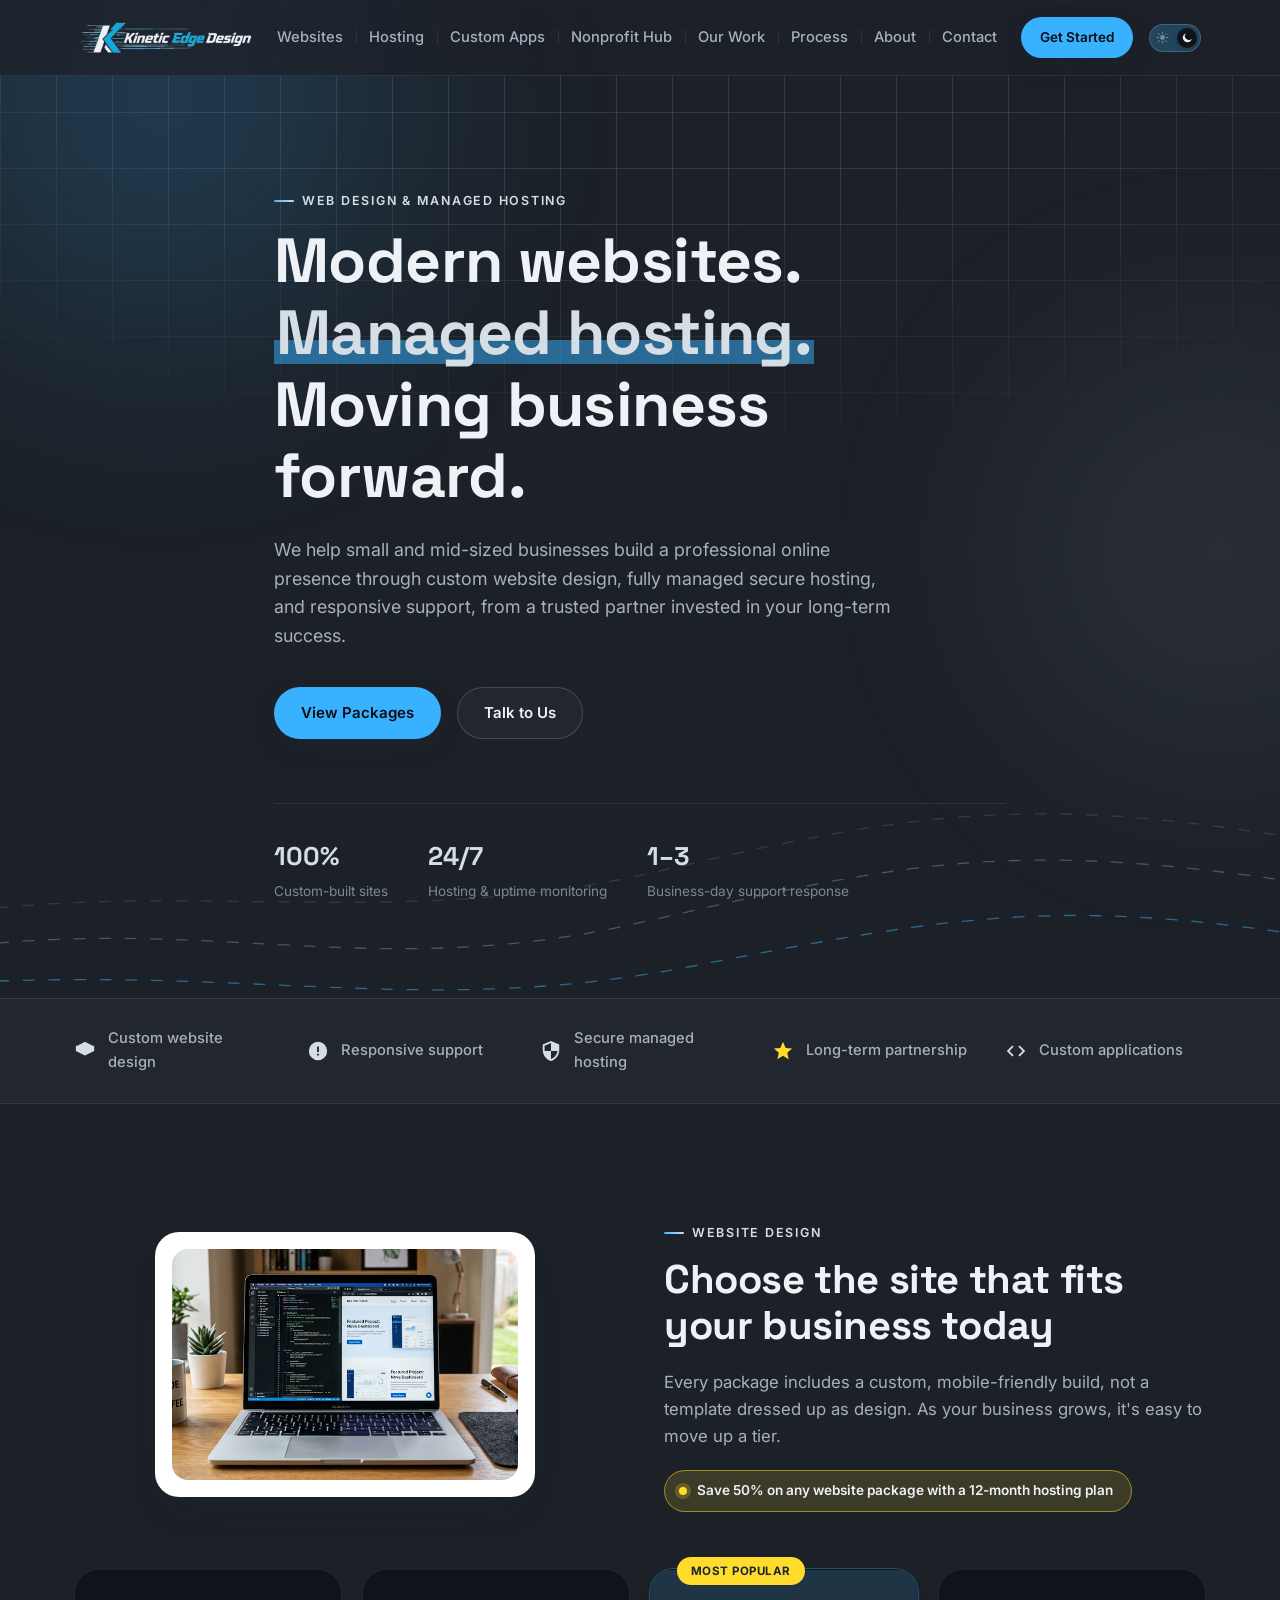
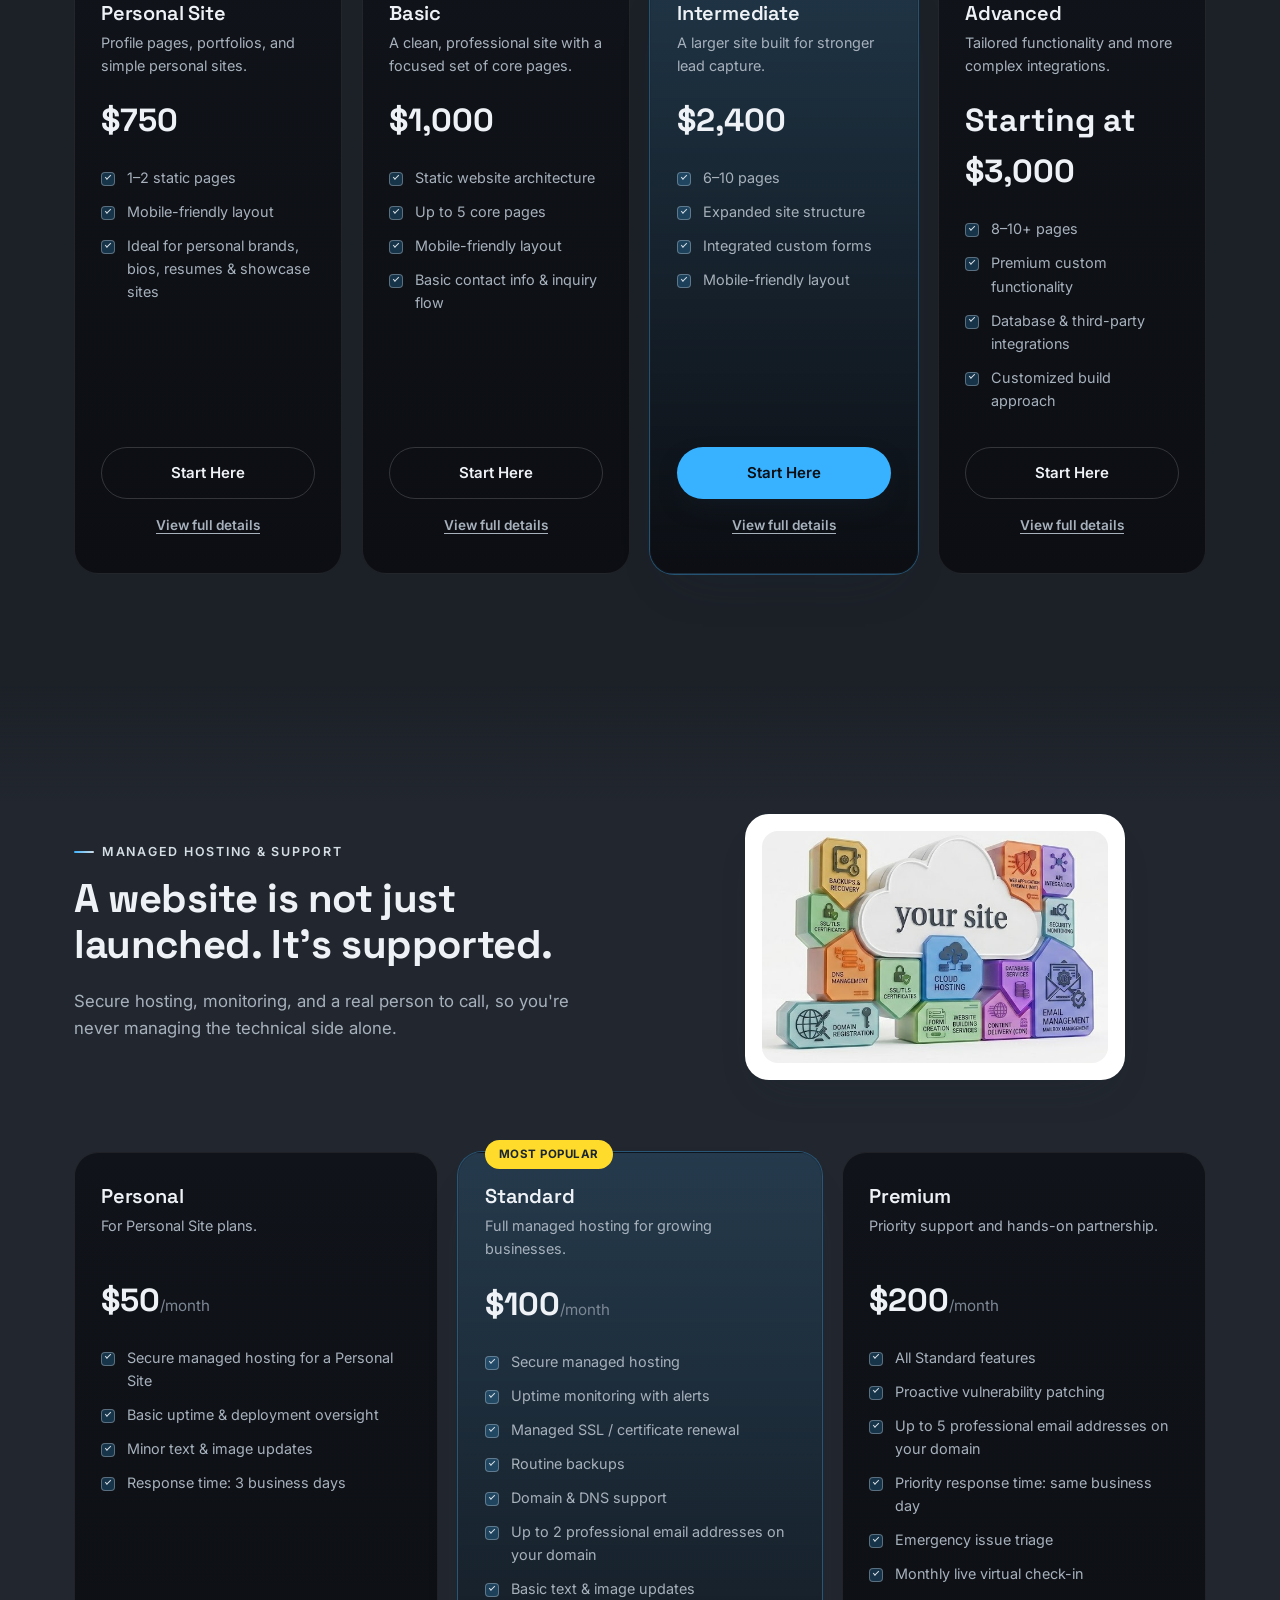
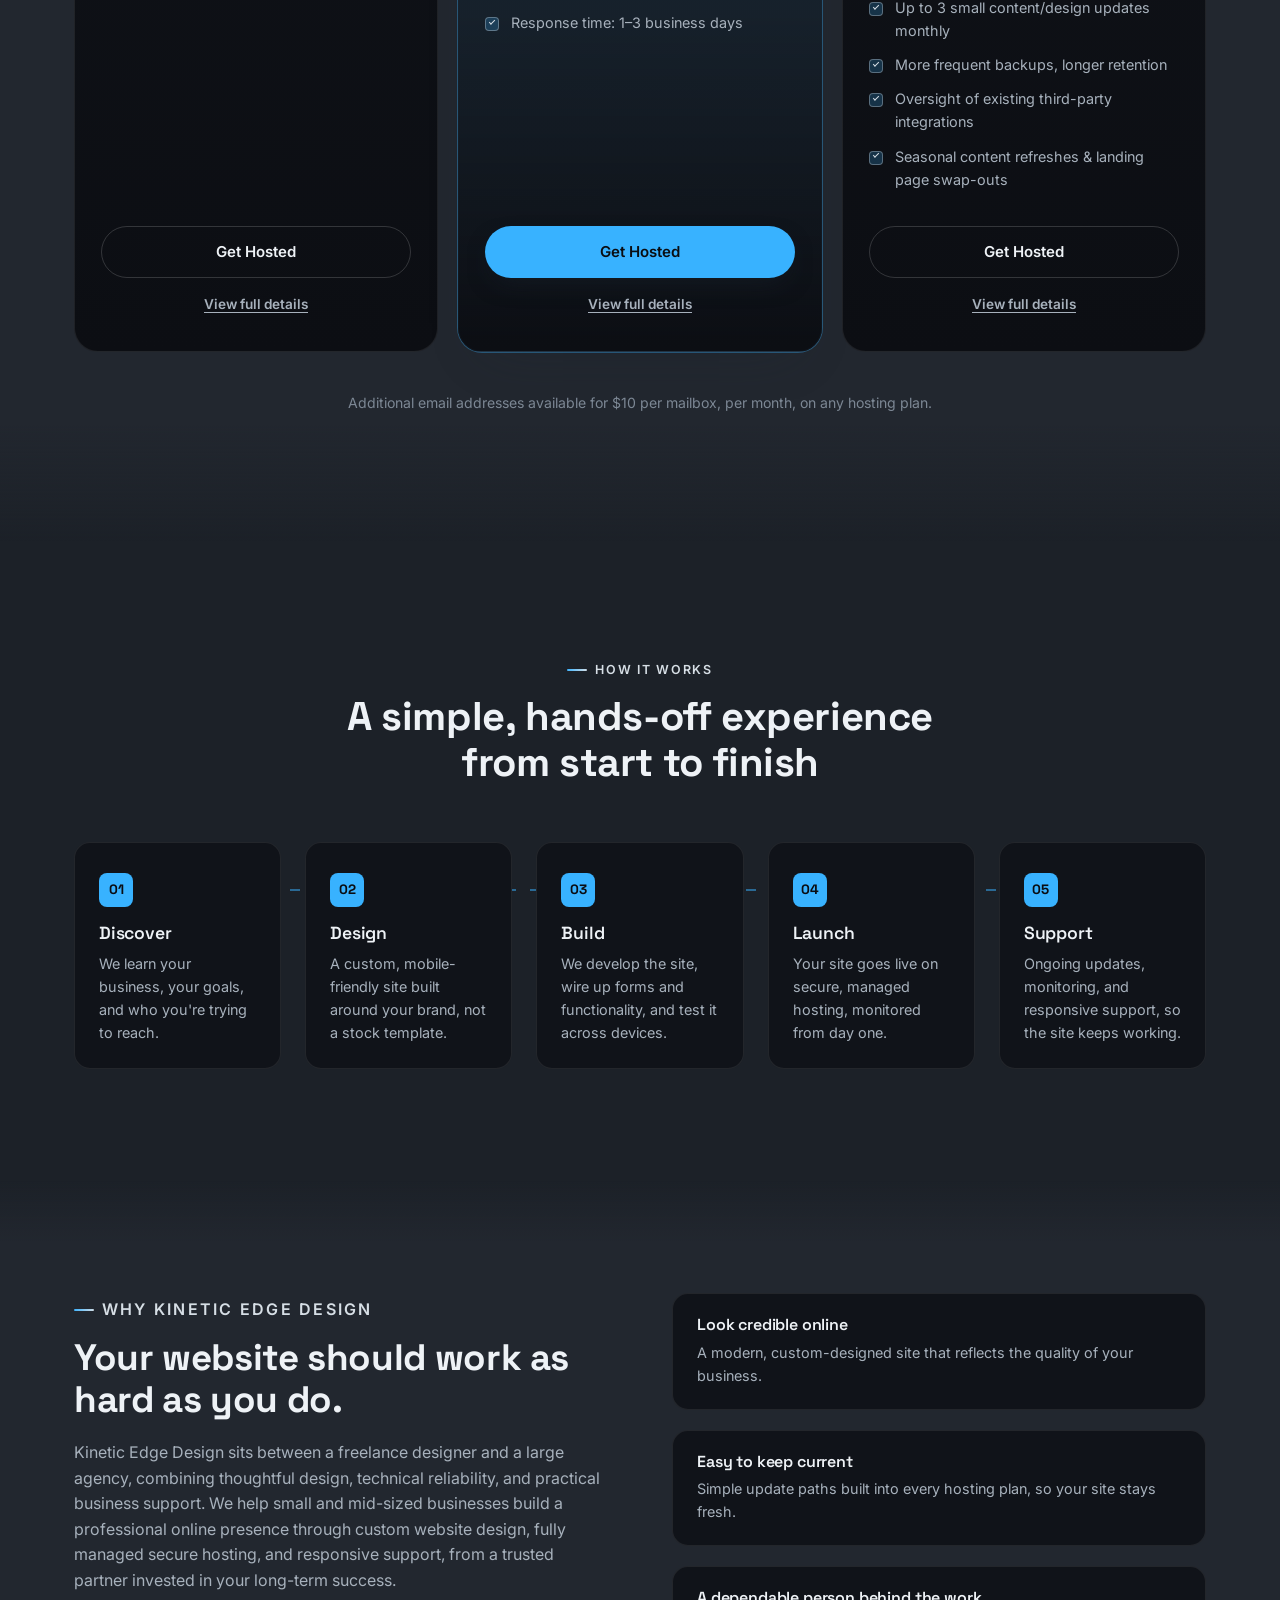
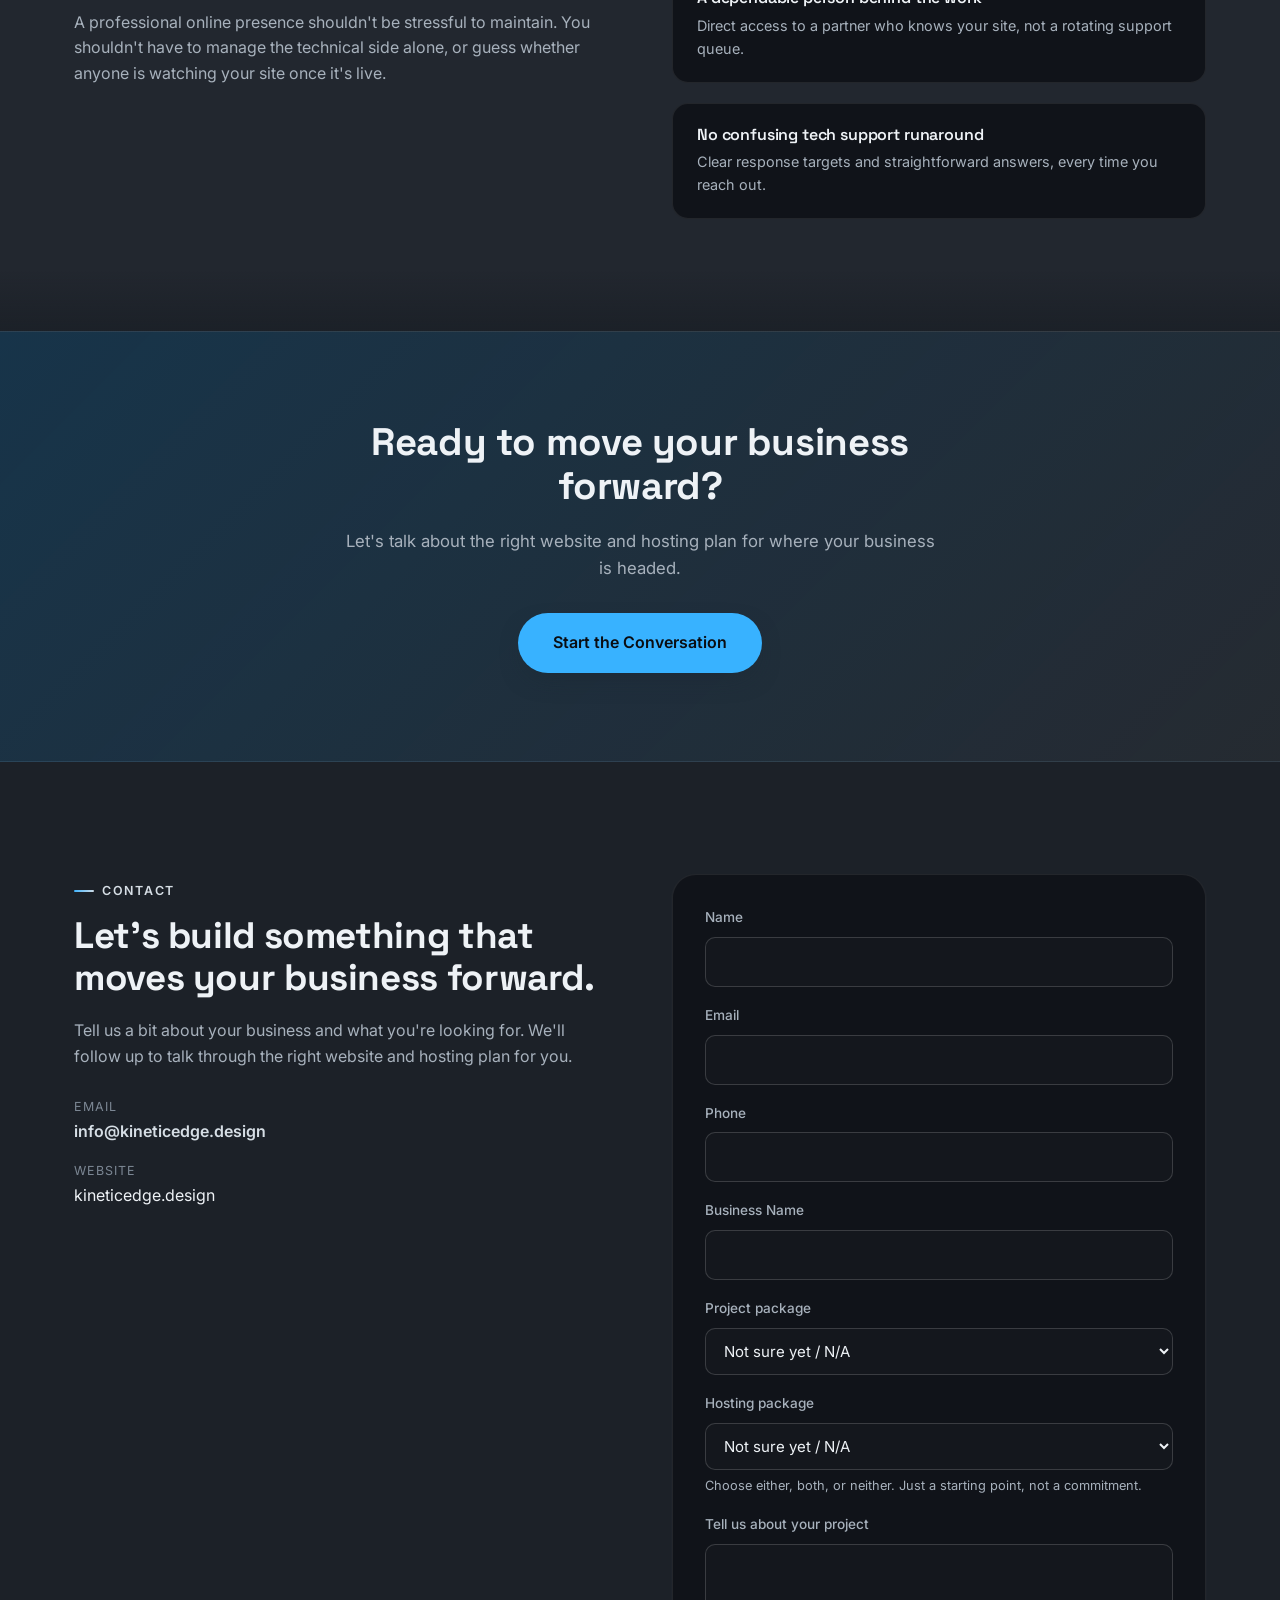
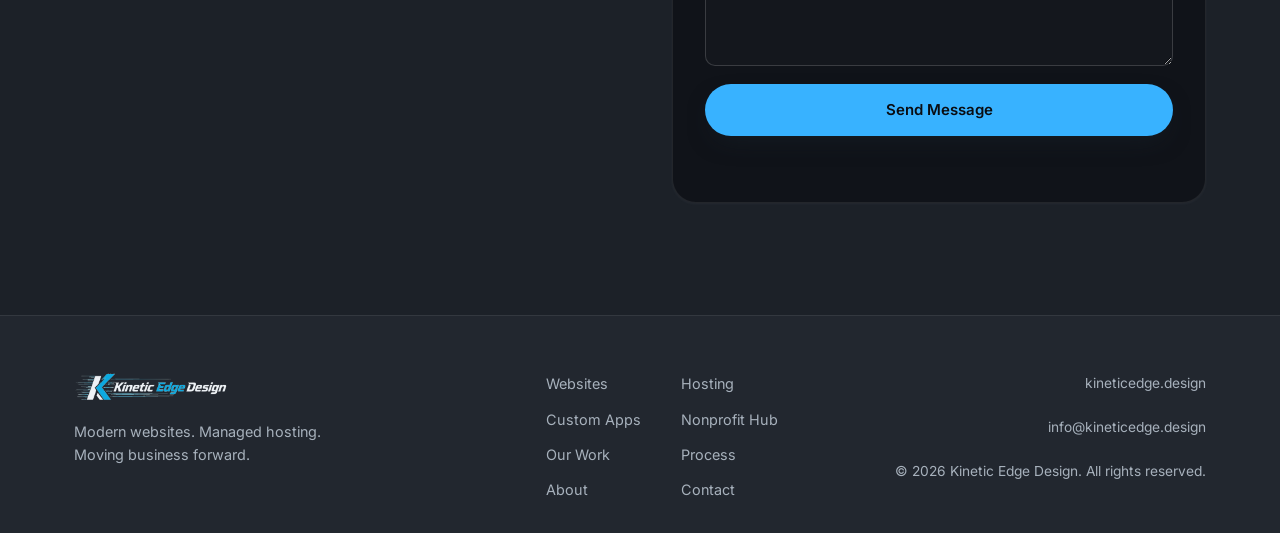
<file: index.html>
<!DOCTYPE html>
<html lang="en">
<head>
<meta charset="UTF-8">
<meta name="viewport" content="width=device-width, initial-scale=1.0">
<script>
  (function () {
    try {
      var stored = localStorage.getItem('theme');
      var theme = stored === 'light' || stored === 'dark' ? stored : 'dark';
      document.documentElement.setAttribute('data-theme', theme);
    } catch (e) {}
  })();
</script>
<title>Kinetic Edge Design | Modern Websites &amp; Managed Hosting</title>
<meta name="description" content="Kinetic Edge Design builds custom websites and provides fully managed secure hosting and responsive support for small and mid-sized businesses. Modern websites. Managed hosting. Moving business forward.">
<link rel="icon" type="image/png" sizes="32x32" href="assets/favicon-32.png">
<link rel="icon" type="image/png" sizes="512x512" href="assets/favicon-512.png">
<link rel="apple-touch-icon" sizes="180x180" href="assets/favicon-180.png">
<link rel="preconnect" href="https://fonts.googleapis.com">
<link rel="preconnect" href="https://fonts.gstatic.com" crossorigin>
<link href="https://fonts.googleapis.com/css2?family=Space+Grotesk:wght@500;600;700&family=Inter:wght@400;500;600;700&display=swap" rel="stylesheet">
<link rel="stylesheet" href="css/style.css?v=20260918-6">
</head>
<body>

<div class="bg-grid" aria-hidden="true"></div>
<div class="bg-glow bg-glow--one" aria-hidden="true"></div>
<div class="bg-glow bg-glow--two" aria-hidden="true"></div>

<a class="skip-link" href="#main">Skip to content</a>

<header class="site-header" id="top">
  <div class="container header-inner">
    <a href="#top" class="brand" aria-label="Kinetic Edge Design home">
      <img class="brand-logo brand-logo--light" src="assets/logo/kinetic-edge-logo-transparent.png" alt="Kinetic Edge Design" height="34">
      <img class="brand-logo brand-logo--dark" src="assets/logo/kinetic-edge-logo-dark-transparent.png" alt="Kinetic Edge Design" height="34">
    </a>

    <nav class="main-nav" id="main-nav">
      <a href="#services">Websites</a>
      <a href="#hosting">Hosting</a>
      <a href="custom-applications.html">Custom Apps</a>
      <a href="nonprofit-hub.html">Nonprofit Hub</a>
      <a href="work.html">Our Work</a>
      <a href="#process">Process</a>
      <a href="#about">About</a>
      <a href="#contact">Contact</a>
    </nav>

    <div class="header-actions">
      <a href="#contact" class="btn btn--primary btn--sm">Get Started</a>
      <button class="theme-toggle" id="themeToggle" type="button" role="switch" aria-checked="true" aria-label="Switch to light mode">
        <svg class="theme-toggle__icon theme-toggle__icon--sun" viewBox="0 0 24 24" aria-hidden="true">
          <circle cx="12" cy="12" r="4.5"/>
          <path d="M12 2v3M12 19v3M4.2 4.2l2.1 2.1M17.7 17.7l2.1 2.1M2 12h3M19 12h3M4.2 19.8l2.1-2.1M17.7 6.3l2.1-2.1" stroke="currentColor" stroke-width="1.8" stroke-linecap="round" fill="none"/>
        </svg>
        <span class="theme-toggle__thumb" aria-hidden="true"></span>
        <svg class="theme-toggle__icon theme-toggle__icon--moon" viewBox="0 0 24 24" aria-hidden="true">
          <path d="M20 14.5A8.5 8.5 0 1 1 9.5 4a6.8 6.8 0 0 0 10.5 10.5Z"/>
        </svg>
      </button>
      <button class="nav-toggle" id="navToggle" aria-expanded="false" aria-controls="main-nav" aria-label="Toggle navigation menu">
        <span></span><span></span><span></span>
      </button>
    </div>
  </div>
</header>

<main id="main">

  <!-- HERO -->
  <section class="hero">
    <div class="container hero-inner">
      <p class="eyebrow reveal">Web Design &amp; Managed Hosting</p>
      <h1 class="reveal">
        Modern websites.<br>
        <span class="text-gradient">Managed hosting.</span><br>
        Moving business forward.
      </h1>
      <p class="hero-sub reveal">
        We help small and mid-sized businesses build a professional online presence through
        custom website design, fully managed secure hosting, and responsive support,
        from a trusted partner invested in your long-term success.
      </p>
      <div class="hero-actions reveal">
        <a href="#services" class="btn btn--primary">View Packages</a>
        <a href="#contact" class="btn btn--ghost">Talk to Us</a>
      </div>

      <ul class="hero-stats reveal" aria-label="Why businesses choose Kinetic Edge Design">
        <li><span class="stat-num">100%</span><span class="stat-label">Custom-built sites</span></li>
        <li><span class="stat-num">24/7</span><span class="stat-label">Hosting &amp; uptime monitoring</span></li>
        <li><span class="stat-num">1&ndash;3</span><span class="stat-label">Business-day support response</span></li>
      </ul>
    </div>

    <svg class="hero-lines" viewBox="0 0 1200 300" preserveAspectRatio="none" aria-hidden="true">
      <path class="kinetic-path kinetic-path--a" d="M-50 220 C 200 180, 350 260, 600 190 S 950 90, 1250 150" />
      <path class="kinetic-path kinetic-path--b" d="M-50 260 C 250 240, 400 300, 650 240 S 1000 160, 1250 210" />
      <path class="kinetic-path kinetic-path--c" d="M-50 180 C 180 140, 380 200, 620 130 S 980 40, 1250 100" />
    </svg>
  </section>

  <!-- TRUST STRIP -->
  <section class="trust-strip">
    <div class="container trust-inner reveal">
      <div class="trust-item">
        <svg viewBox="0 0 24 24" aria-hidden="true"><path d="M12 2 2 7l10 5 10-5-10-5Zm0 9-10-5v6l10 5 10-5V6l-10 5Z"/></svg>
        <span>Custom website design</span>
      </div>
      <div class="trust-item">
        <svg viewBox="0 0 24 24" aria-hidden="true"><path d="M12 2a10 10 0 1 0 10 10A10 10 0 0 0 12 2Zm1 15h-2v-2h2Zm0-4h-2V7h2Z"/></svg>
        <span>Responsive support</span>
      </div>
      <div class="trust-item">
        <svg viewBox="0 0 24 24" aria-hidden="true"><path d="M12 1 3 5v6c0 5.5 3.8 10.7 9 12 5.2-1.3 9-6.5 9-12V5l-9-4Zm0 10.9h7c-.5 4-3.1 7.6-7 8.8V12H5V6.3l7-3.1v8.7Z"/></svg>
        <span>Secure managed hosting</span>
      </div>
      <div class="trust-item">
        <svg viewBox="0 0 24 24" aria-hidden="true"><path d="m12 17.3-6.2 3.7 1.6-7-5.4-4.7 7.1-.6L12 2l2.9 6.7 7.1.6-5.4 4.7 1.6 7Z"/></svg>
        <span>Long-term partnership</span>
      </div>
      <div class="trust-item">
        <svg viewBox="0 0 24 24" aria-hidden="true"><path d="M9.4 16.6 4.8 12l4.6-4.6L8 6l-6 6 6 6 1.4-1.4Zm5.2 0L19.2 12l-4.6-4.6L16 6l6 6-6 6-1.4-1.4Z"/></svg>
        <span>Custom applications</span>
      </div>
    </div>
  </section>

  <!-- SERVICES / WEBSITE PACKAGES -->
  <section class="section" id="services">
    <div class="container">
      <div class="design-intro">
        <figure class="design-showcase reveal">
          <button type="button" class="design-showcase__trigger" data-dialog="dialog-design-image" aria-label="View full-size image">
            <img src="assets/WebDesign.png" alt="A laptop showing a code editor and a live website preview side by side, representing custom website design and development." loading="lazy">
          </button>
        </figure>

        <div class="section-head reveal">
          <p class="eyebrow">Website Design</p>
          <h2>Choose the site that fits your business today</h2>
          <p class="section-lede">Every package includes a custom, mobile-friendly build, not a template dressed up as design. As your business grows, it's easy to move up a tier.</p>
          <div class="offer-banner">
            <span class="offer-banner-dot" aria-hidden="true"></span>
            Save 50% on any website package with a 12-month hosting plan
          </div>
        </div>
      </div>

      <dialog class="image-dialog" id="dialog-design-image">
        <button type="button" class="image-dialog__close" aria-label="Close">&times;</button>
        <img src="assets/WebDesign.png" alt="A laptop showing a code editor and a live website preview side by side, representing custom website design and development.">
      </dialog>

      <div class="pricing-grid">

        <article class="price-card reveal" data-dialog-card="dialog-personal-site">
          <div class="price-card__head">
            <h3>Personal Site</h3>
            <p class="price-card__blurb">Profile pages, portfolios, and simple personal sites.</p>
          </div>
          <p class="price"><span class="price-amount">$750</span></p>
          <ul class="feature-list">
            <li>1&ndash;2 static pages</li>
            <li>Mobile-friendly layout</li>
            <li>Ideal for personal brands, bios, resumes &amp; showcase sites</li>
          </ul>
          <button type="button" class="btn btn--outline" data-dialog="dialog-contact">Start Here</button>
          <button type="button" class="price-card__details" data-dialog="dialog-personal-site">View full details</button>
        </article>

        <article class="price-card reveal" data-dialog-card="dialog-basic">
          <div class="price-card__head">
            <h3>Basic</h3>
            <p class="price-card__blurb">A clean, professional site with a focused set of core pages.</p>
          </div>
          <p class="price"><span class="price-amount">$1,000</span></p>
          <ul class="feature-list">
            <li>Static website architecture</li>
            <li>Up to 5 core pages</li>
            <li>Mobile-friendly layout</li>
            <li>Basic contact info &amp; inquiry flow</li>
          </ul>
          <button type="button" class="btn btn--outline" data-dialog="dialog-contact">Start Here</button>
          <button type="button" class="price-card__details" data-dialog="dialog-basic">View full details</button>
        </article>

        <article class="price-card price-card--featured reveal" data-dialog-card="dialog-intermediate">
          <p class="price-card__tag">Most Popular</p>
          <div class="price-card__head">
            <h3>Intermediate</h3>
            <p class="price-card__blurb">A larger site built for stronger lead capture.</p>
          </div>
          <p class="price"><span class="price-amount">$2,400</span></p>
          <ul class="feature-list">
            <li>6&ndash;10 pages</li>
            <li>Expanded site structure</li>
            <li>Integrated custom forms</li>
            <li>Mobile-friendly layout</li>
          </ul>
          <button type="button" class="btn btn--primary" data-dialog="dialog-contact">Start Here</button>
          <button type="button" class="price-card__details" data-dialog="dialog-intermediate">View full details</button>
        </article>

        <article class="price-card reveal" data-dialog-card="dialog-advanced">
          <div class="price-card__head">
            <h3>Advanced</h3>
            <p class="price-card__blurb">Tailored functionality and more complex integrations.</p>
          </div>
          <p class="price"><span class="price-amount">Starting at $3,000</span></p>
          <ul class="feature-list">
            <li>8&ndash;10+ pages</li>
            <li>Premium custom functionality</li>
            <li>Database &amp; third-party integrations</li>
            <li>Customized build approach</li>
          </ul>
          <button type="button" class="btn btn--outline" data-dialog="dialog-contact">Start Here</button>
          <button type="button" class="price-card__details" data-dialog="dialog-advanced">View full details</button>
        </article>

      </div>
    </div>

    <dialog class="package-dialog" id="dialog-personal-site">
      <button type="button" class="package-dialog__close" aria-label="Close">&times;</button>
      <p class="eyebrow">Website Design</p>
      <h3>Personal Site</h3>
      <p class="price"><span class="price-amount">$750</span></p>
      <p class="package-dialog__desc">Best for profile pages, portfolio pages, and simple personal websites that only need a compact web presence.</p>
      <ul class="feature-list">
        <li>1&ndash;2 static pages</li>
        <li>Mobile-friendly layout</li>
        <li>Ideal for personal brands, bios, resumes &amp; showcase sites</li>
        <li>Mobile-first layout, tested across phone, tablet &amp; desktop</li>
      </ul>
      <p class="package-dialog__note">Pairs with the <a href="#hosting">Personal hosting</a> plan.</p>
      <button type="button" class="btn btn--primary btn--full" data-dialog="dialog-contact">Start Here</button>
    </dialog>

    <dialog class="package-dialog" id="dialog-basic">
      <button type="button" class="package-dialog__close" aria-label="Close">&times;</button>
      <p class="eyebrow">Website Design</p>
      <h3>Basic</h3>
      <p class="price"><span class="price-amount">$1,000</span></p>
      <p class="package-dialog__desc">Best for small businesses that need a clean, professional website with a focused set of core pages.</p>
      <ul class="feature-list">
        <li>Static website architecture</li>
        <li>Up to 5 core pages</li>
        <li>Mobile-friendly layout</li>
        <li>Basic contact info &amp; inquiry flow</li>
        <li>Optimized images for fast load times</li>
        <li>Basic on-page SEO setup (page titles &amp; descriptions)</li>
      </ul>
      <button type="button" class="btn btn--primary btn--full" data-dialog="dialog-contact">Start Here</button>
    </dialog>

    <dialog class="package-dialog" id="dialog-intermediate">
      <button type="button" class="package-dialog__close" aria-label="Close">&times;</button>
      <p class="eyebrow">Website Design</p>
      <h3>Intermediate <span class="package-dialog__tag">Most Popular</span></h3>
      <p class="price"><span class="price-amount">$2,400</span></p>
      <p class="package-dialog__desc">Best for businesses that need a larger site with stronger lead capture and more room to explain services.</p>
      <p class="package-dialog__extra-label">Everything in Basic, plus</p>
      <ul class="feature-list">
        <li>6&ndash;10 pages</li>
        <li>Expanded site structure</li>
        <li>Integrated custom forms</li>
        <li>Mobile-friendly layout</li>
        <li>Content structure planned to support future growth</li>
        <li>Multiple custom forms across the site (contact, quotes, sign-ups)</li>
        <li>On-page SEO across every page, not just the homepage</li>
        <li>Optimized images &amp; fast-loading pages throughout</li>
        <li>Basic brand guideline (colors, fonts &amp; logo usage)</li>
      </ul>
      <p class="package-dialog__note">Recommended: pair with <a href="#hosting">Premium hosting</a> for priority support and hands-on care as your site grows.</p>
      <button type="button" class="btn btn--primary btn--full" data-dialog="dialog-contact">Start Here</button>
    </dialog>

    <dialog class="package-dialog" id="dialog-advanced">
      <button type="button" class="package-dialog__close" aria-label="Close">&times;</button>
      <p class="eyebrow">Website Design</p>
      <h3>Advanced</h3>
      <p class="price"><span class="price-amount">Starting at $3,000</span></p>
      <p class="package-dialog__desc">Best for businesses that need more tailored functionality or more complex integrations.</p>
      <p class="package-dialog__extra-label">Everything in Intermediate, plus</p>
      <ul class="feature-list">
        <li>8&ndash;10+ pages</li>
        <li>Premium custom functionality</li>
        <li>Database &amp; third-party integrations</li>
        <li>Customized build approach</li>
        <li>Custom database-backed features (listings, bookings, member areas &amp; similar)</li>
        <li>Integrations with the third-party tools you already rely on (payments, CRM, booking &amp; more)</li>
        <li>Architecture built to scale as your needs grow</li>
        <li>Closer collaboration throughout the build for more complex requirements</li>
        <li>Comprehensive brand guideline (voice &amp; tone, extended palette, imagery style, usage examples)</li>
      </ul>
      <p class="package-dialog__note">Recommended: builds with custom integrations are best supported by <a href="#hosting">Premium hosting</a>, which includes ongoing oversight of your third-party integrations.</p>
      <p class="package-dialog__note">Looking for an internal tool, client portal, or workflow system rather than a website? See <a href="custom-applications.html">Custom Applications</a> instead.</p>
      <button type="button" class="btn btn--primary btn--full" data-dialog="dialog-contact">Start Here</button>
    </dialog>
  </section>

  <!-- HOSTING / SUPPORT -->
  <section class="section section--alt" id="hosting">
    <div class="container">
      <div class="hosting-intro">
        <div class="section-head reveal">
          <p class="eyebrow">Managed Hosting &amp; Support</p>
          <h2>A website is not just launched. It's supported.</h2>
          <p class="section-lede">Secure hosting, monitoring, and a real person to call, so you're never managing the technical side alone.</p>
        </div>

        <figure class="hosting-showcase reveal">
          <button type="button" class="hosting-showcase__trigger" data-dialog="dialog-hosting-image" aria-label="View full-size image">
            <img src="assets/HostingServices.png" alt="Your site, hosted at the center, surrounded by everything we manage behind the scenes: backups &amp; recovery, SSL/TLS certificates, DNS management, domain registration, form creation, website building services, content delivery (CDN), database services, cloud hosting, web application firewall, API integration, security monitoring, and email management." loading="lazy">
          </button>
        </figure>
      </div>

      <dialog class="image-dialog" id="dialog-hosting-image">
        <button type="button" class="image-dialog__close" aria-label="Close">&times;</button>
        <img src="assets/HostingServices.png" alt="Your site, hosted at the center, surrounded by everything we manage behind the scenes: backups &amp; recovery, SSL/TLS certificates, DNS management, domain registration, form creation, website building services, content delivery (CDN), database services, cloud hosting, web application firewall, API integration, security monitoring, and email management.">
      </dialog>

      <div class="pricing-grid pricing-grid--three">

        <article class="price-card reveal" data-dialog-card="dialog-hosting-personal">
          <div class="price-card__head">
            <h3>Personal</h3>
            <p class="price-card__blurb">For Personal Site plans.</p>
          </div>
          <p class="price"><span class="price-amount">$50</span><span class="price-period">/month</span></p>
          <ul class="feature-list">
            <li>Secure managed hosting for a Personal Site</li>
            <li>Basic uptime &amp; deployment oversight</li>
            <li>Minor text &amp; image updates</li>
            <li>Response time: 3 business days</li>
          </ul>
          <button type="button" class="btn btn--outline" data-dialog="dialog-contact">Get Hosted</button>
          <button type="button" class="price-card__details" data-dialog="dialog-hosting-personal">View full details</button>
        </article>

        <article class="price-card price-card--featured reveal" data-dialog-card="dialog-hosting-standard">
          <p class="price-card__tag">Most Popular</p>
          <div class="price-card__head">
            <h3>Standard</h3>
            <p class="price-card__blurb">Full managed hosting for growing businesses.</p>
          </div>
          <p class="price"><span class="price-amount">$100</span><span class="price-period">/month</span></p>
          <ul class="feature-list">
            <li>Secure managed hosting</li>
            <li>Uptime monitoring with alerts</li>
            <li>Managed SSL / certificate renewal</li>
            <li>Routine backups</li>
            <li>Domain &amp; DNS support</li>
            <li>Up to 2 professional email addresses on your domain</li>
            <li>Basic text &amp; image updates</li>
            <li>Response time: 1&ndash;3 business days</li>
          </ul>
          <button type="button" class="btn btn--primary" data-dialog="dialog-contact">Get Hosted</button>
          <button type="button" class="price-card__details" data-dialog="dialog-hosting-standard">View full details</button>
        </article>

        <article class="price-card reveal" data-dialog-card="dialog-hosting-premium">
          <div class="price-card__head">
            <h3>Premium</h3>
            <p class="price-card__blurb">Priority support and hands-on partnership.</p>
          </div>
          <p class="price"><span class="price-amount">$200</span><span class="price-period">/month</span></p>
          <ul class="feature-list">
            <li>All Standard features</li>
            <li>Proactive vulnerability patching</li>
            <li>Up to 5 professional email addresses on your domain</li>
            <li>Priority response time: same business day</li>
            <li>Emergency issue triage</li>
            <li>Monthly live virtual check-in</li>
            <li>Up to 3 small content/design updates monthly</li>
            <li>More frequent backups, longer retention</li>
            <li>Oversight of existing third-party integrations</li>
            <li>Seasonal content refreshes &amp; landing page swap-outs</li>
          </ul>
          <button type="button" class="btn btn--outline" data-dialog="dialog-contact">Get Hosted</button>
          <button type="button" class="price-card__details" data-dialog="dialog-hosting-premium">View full details</button>
        </article>

      </div>

      <p class="pricing-footnote reveal">Additional email addresses available for $10 per mailbox, per month, on any hosting plan.</p>
    </div>

    <dialog class="package-dialog" id="dialog-hosting-personal">
      <button type="button" class="package-dialog__close" aria-label="Close">&times;</button>
      <p class="eyebrow">Managed Hosting</p>
      <h3>Personal</h3>
      <p class="price"><span class="price-amount">$50</span><span class="price-period">/month</span></p>
      <p class="package-dialog__desc">Best for owners of a Personal Site plan who want hosting handled quietly in the background.</p>
      <ul class="feature-list">
        <li>Secure managed hosting for a Personal Site</li>
        <li>Basic uptime &amp; deployment oversight</li>
        <li>Minor text &amp; image updates</li>
        <li>Response time: 3 business days</li>
        <li>A direct point of contact instead of ticket queues or chatbots</li>
        <li>Straightforward, hands-off hosting with nothing for you to maintain</li>
      </ul>
      <button type="button" class="btn btn--primary btn--full" data-dialog="dialog-contact">Get Hosted</button>
    </dialog>

    <dialog class="package-dialog" id="dialog-hosting-standard">
      <button type="button" class="package-dialog__close" aria-label="Close">&times;</button>
      <p class="eyebrow">Managed Hosting</p>
      <h3>Standard <span class="package-dialog__tag">Most Popular</span></h3>
      <p class="price"><span class="price-amount">$100</span><span class="price-period">/month</span></p>
      <p class="package-dialog__desc">Best for growing businesses that want full hosting, monitoring, and day-to-day technical care handled for them.</p>
      <p class="package-dialog__extra-label">Everything in Personal, plus</p>
      <ul class="feature-list">
        <li>Secure managed hosting</li>
        <li>Uptime monitoring with alerts</li>
        <li>Managed SSL / certificate renewal</li>
        <li>Routine backups</li>
        <li>Domain &amp; DNS support</li>
        <li>Up to 2 professional email addresses on your domain</li>
        <li>Basic text &amp; image updates</li>
        <li>Quarterly live check-in</li>
        <li>Response time: 1&ndash;3 business days</li>
        <li>Proactive monitoring that catches problems before they affect visitors</li>
        <li>A dependable partner who already knows your site when you reach out</li>
      </ul>
      <p class="package-dialog__note">Additional email addresses available for $10 per mailbox, per month.</p>
      <button type="button" class="btn btn--primary btn--full" data-dialog="dialog-contact">Get Hosted</button>
    </dialog>

    <dialog class="package-dialog" id="dialog-hosting-premium">
      <button type="button" class="package-dialog__close" aria-label="Close">&times;</button>
      <p class="eyebrow">Managed Hosting</p>
      <h3>Premium</h3>
      <p class="price"><span class="price-amount">$200</span><span class="price-period">/month</span></p>
      <p class="package-dialog__desc">Best for businesses that want a hands-on partner: priority response, proactive care, and a standing monthly check-in.</p>
      <p class="package-dialog__extra-label">Everything in Standard, plus</p>
      <ul class="feature-list">
        <li>Proactive vulnerability patching</li>
        <li>Uptime monitoring with notifications</li>
        <li>Up to 5 professional email addresses on your domain</li>
        <li>Priority response time: same business day</li>
        <li>Emergency issue triage</li>
        <li>Monthly live virtual check-in</li>
        <li>Up to 3 small content/design updates monthly</li>
        <li>More frequent backups, longer retention</li>
        <li>Oversight of existing third-party integrations</li>
        <li>Seasonal content refreshes &amp; landing page swap-outs</li>
        <li>A strategic partner, not just a support ticket. Your monthly check-in is a real conversation about what's next</li>
        <li>First access to new features &amp; improvements as they roll out</li>
        <li>Top-priority handling whenever something needs attention</li>
      </ul>
      <p class="package-dialog__note">The recommended fit for Intermediate &amp; Advanced website builds, especially with the 50%-off design discount, since those sites benefit most from Premium's priority support and integration oversight.</p>
      <p class="package-dialog__note">Additional email addresses available for $10 per mailbox, per month.</p>
      <button type="button" class="btn btn--primary btn--full" data-dialog="dialog-contact">Get Hosted</button>
    </dialog>
  </section>

  <!-- PROCESS -->
  <section class="section" id="process">
    <div class="container">
      <div class="section-head reveal">
        <p class="eyebrow">How It Works</p>
        <h2>A simple, hands-off experience from start to finish</h2>
      </div>

      <ol class="process-grid">
        <li class="process-step reveal">
          <span class="process-num">01</span>
          <h3>Discover</h3>
          <p>We learn your business, your goals, and who you're trying to reach.</p>
        </li>
        <li class="process-step reveal">
          <span class="process-num">02</span>
          <h3>Design</h3>
          <p>A custom, mobile-friendly site built around your brand, not a stock template.</p>
        </li>
        <li class="process-step reveal">
          <span class="process-num">03</span>
          <h3>Build</h3>
          <p>We develop the site, wire up forms and functionality, and test it across devices.</p>
        </li>
        <li class="process-step reveal">
          <span class="process-num">04</span>
          <h3>Launch</h3>
          <p>Your site goes live on secure, managed hosting, monitored from day one.</p>
        </li>
        <li class="process-step reveal">
          <span class="process-num">05</span>
          <h3>Support</h3>
          <p>Ongoing updates, monitoring, and responsive support, so the site keeps working.</p>
        </li>
      </ol>
    </div>
  </section>

  <!-- ABOUT -->
  <section class="section section--alt" id="about">
    <div class="container about-grid">
      <div class="about-copy reveal">
        <p class="eyebrow">Why Kinetic Edge Design</p>
        <h2>Your website should work as hard as you do.</h2>
        <p>
          Kinetic Edge Design sits between a freelance designer and a large agency,
          combining thoughtful design, technical reliability, and practical business
          support. We help small and mid-sized businesses build a professional online
          presence through custom website design, fully managed secure hosting, and
          responsive support, from a trusted partner invested in your long-term success.
        </p>
        <p>
          A professional online presence shouldn't be stressful to maintain. You
          shouldn't have to manage the technical side alone, or guess whether anyone
          is watching your site once it's live.
        </p>
      </div>

      <div class="about-list reveal">
        <div class="about-item">
          <h4>Look credible online</h4>
          <p>A modern, custom-designed site that reflects the quality of your business.</p>
        </div>
        <div class="about-item">
          <h4>Easy to keep current</h4>
          <p>Simple update paths built into every hosting plan, so your site stays fresh.</p>
        </div>
        <div class="about-item">
          <h4>A dependable person behind the work</h4>
          <p>Direct access to a partner who knows your site, not a rotating support queue.</p>
        </div>
        <div class="about-item">
          <h4>No confusing tech support runaround</h4>
          <p>Clear response targets and straightforward answers, every time you reach out.</p>
        </div>
      </div>
    </div>
  </section>

  <!-- CTA BANNER -->
  <section class="cta-banner">
    <div class="container cta-banner__inner reveal">
      <h2>Ready to move your business forward?</h2>
      <p>Let's talk about the right website and hosting plan for where your business is headed.</p>
      <a href="#contact" class="btn btn--primary btn--lg">Start the Conversation</a>
    </div>
  </section>

  <!-- CONTACT -->
  <section class="section" id="contact">
    <div class="container contact-grid">
      <div class="contact-copy reveal">
        <p class="eyebrow">Contact</p>
        <h2>Let's build something that moves your business forward.</h2>
        <p>Tell us a bit about your business and what you're looking for. We'll follow up to talk through the right website and hosting plan for you.</p>

        <ul class="contact-details">
          <li>
            <span class="contact-label">Email</span>
            <a href="mailto:info@kineticedge.design">info@kineticedge.design</a>
          </li>
          <li>
            <span class="contact-label">Website</span>
            <span>kineticedge.design</span>
          </li>
        </ul>
      </div>

      <form class="contact-form reveal" id="contactForm" action="https://formspree.io/f/mrenwkqw" method="post">
        <div class="form-row">
          <label for="name">Name</label>
          <input type="text" id="name" name="name" required autocomplete="name">
        </div>
        <div class="form-row">
          <label for="email">Email</label>
          <input type="email" id="email" name="email" required autocomplete="email">
        </div>
        <div class="form-row">
          <label for="phone">Phone</label>
          <input type="tel" id="phone" name="phone" autocomplete="tel">
        </div>
        <div class="form-row">
          <label for="business">Business Name</label>
          <input type="text" id="business" name="business" autocomplete="organization">
        </div>
        <div class="form-row">
          <label for="design-package">Project package</label>
          <select id="design-package" name="design_package">
            <option value="">Not sure yet / N/A</option>
            <option value="Personal Site" data-package-id="dialog-personal-site">Personal Site</option>
            <option value="Basic" data-package-id="dialog-basic">Basic</option>
            <option value="Intermediate" data-package-id="dialog-intermediate">Intermediate</option>
            <option value="Advanced" data-package-id="dialog-advanced">Advanced</option>
            <option value="Custom Application" data-package-id="custom-application">Custom Application</option>
            <option value="Nonprofit Management Hub" data-package-id="nonprofit-hub">Nonprofit Management Hub</option>
          </select>
        </div>
        <div class="form-row">
          <label for="hosting-package">Hosting package</label>
          <select id="hosting-package" name="hosting_package">
            <option value="">Not sure yet / N/A</option>
            <option value="Personal" data-package-id="dialog-hosting-personal">Personal</option>
            <option value="Standard" data-package-id="dialog-hosting-standard">Standard</option>
            <option value="Premium" data-package-id="dialog-hosting-premium">Premium</option>
          </select>
          <p class="form-hint">Choose either, both, or neither. Just a starting point, not a commitment.</p>
        </div>
        <div class="form-row">
          <label for="message">Tell us about your project</label>
          <textarea id="message" name="message" rows="4"></textarea>
        </div>
        <input type="hidden" name="_subject" value="New inquiry from kineticedge.design">
        <input type="text" name="_gotcha" class="form-honeypot" tabindex="-1" autocomplete="off" aria-hidden="true">
        <button type="submit" class="btn btn--primary btn--full">Send Message</button>
        <p class="form-status" role="status" aria-live="polite"></p>
      </form>
    </div>
  </section>

  <dialog class="package-dialog contact-dialog" id="dialog-contact">
    <button type="button" class="package-dialog__close" aria-label="Close">&times;</button>
    <p class="eyebrow">Contact</p>
    <h3>Let's talk about your project</h3>
    <div class="contact-dialog__body"></div>
  </dialog>

</main>

<footer class="site-footer">
  <div class="container footer-inner">
    <div class="footer-brand">
      <a href="index.html" class="footer-brand__link" aria-label="Kinetic Edge Design home">
        <img class="brand-logo brand-logo--light" src="assets/logo/kinetic-edge-logo-transparent.png" alt="Kinetic Edge Design" height="30">
        <img class="brand-logo brand-logo--dark" src="assets/logo/kinetic-edge-logo-dark-transparent.png" alt="Kinetic Edge Design" height="30">
      </a>
      <p>Modern websites. Managed hosting. Moving business forward.</p>
    </div>

    <nav class="footer-nav" aria-label="Footer">
      <a href="#services">Websites</a>
      <a href="#hosting">Hosting</a>
      <a href="custom-applications.html">Custom Apps</a>
      <a href="nonprofit-hub.html">Nonprofit Hub</a>
      <a href="work.html">Our Work</a>
      <a href="#process">Process</a>
      <a href="#about">About</a>
      <a href="#contact">Contact</a>
    </nav>

    <div class="footer-meta">
      <p><a href="https://kineticedge.design">kineticedge.design</a></p>
      <p><a href="mailto:info@kineticedge.design">info@kineticedge.design</a></p>
      <p>&copy; <span id="year"></span> Kinetic Edge Design. All rights reserved.</p>
    </div>
  </div>
</footer>

<script src="js/main.js?v=20260918-1"></script>
</body>
</html>
</file>
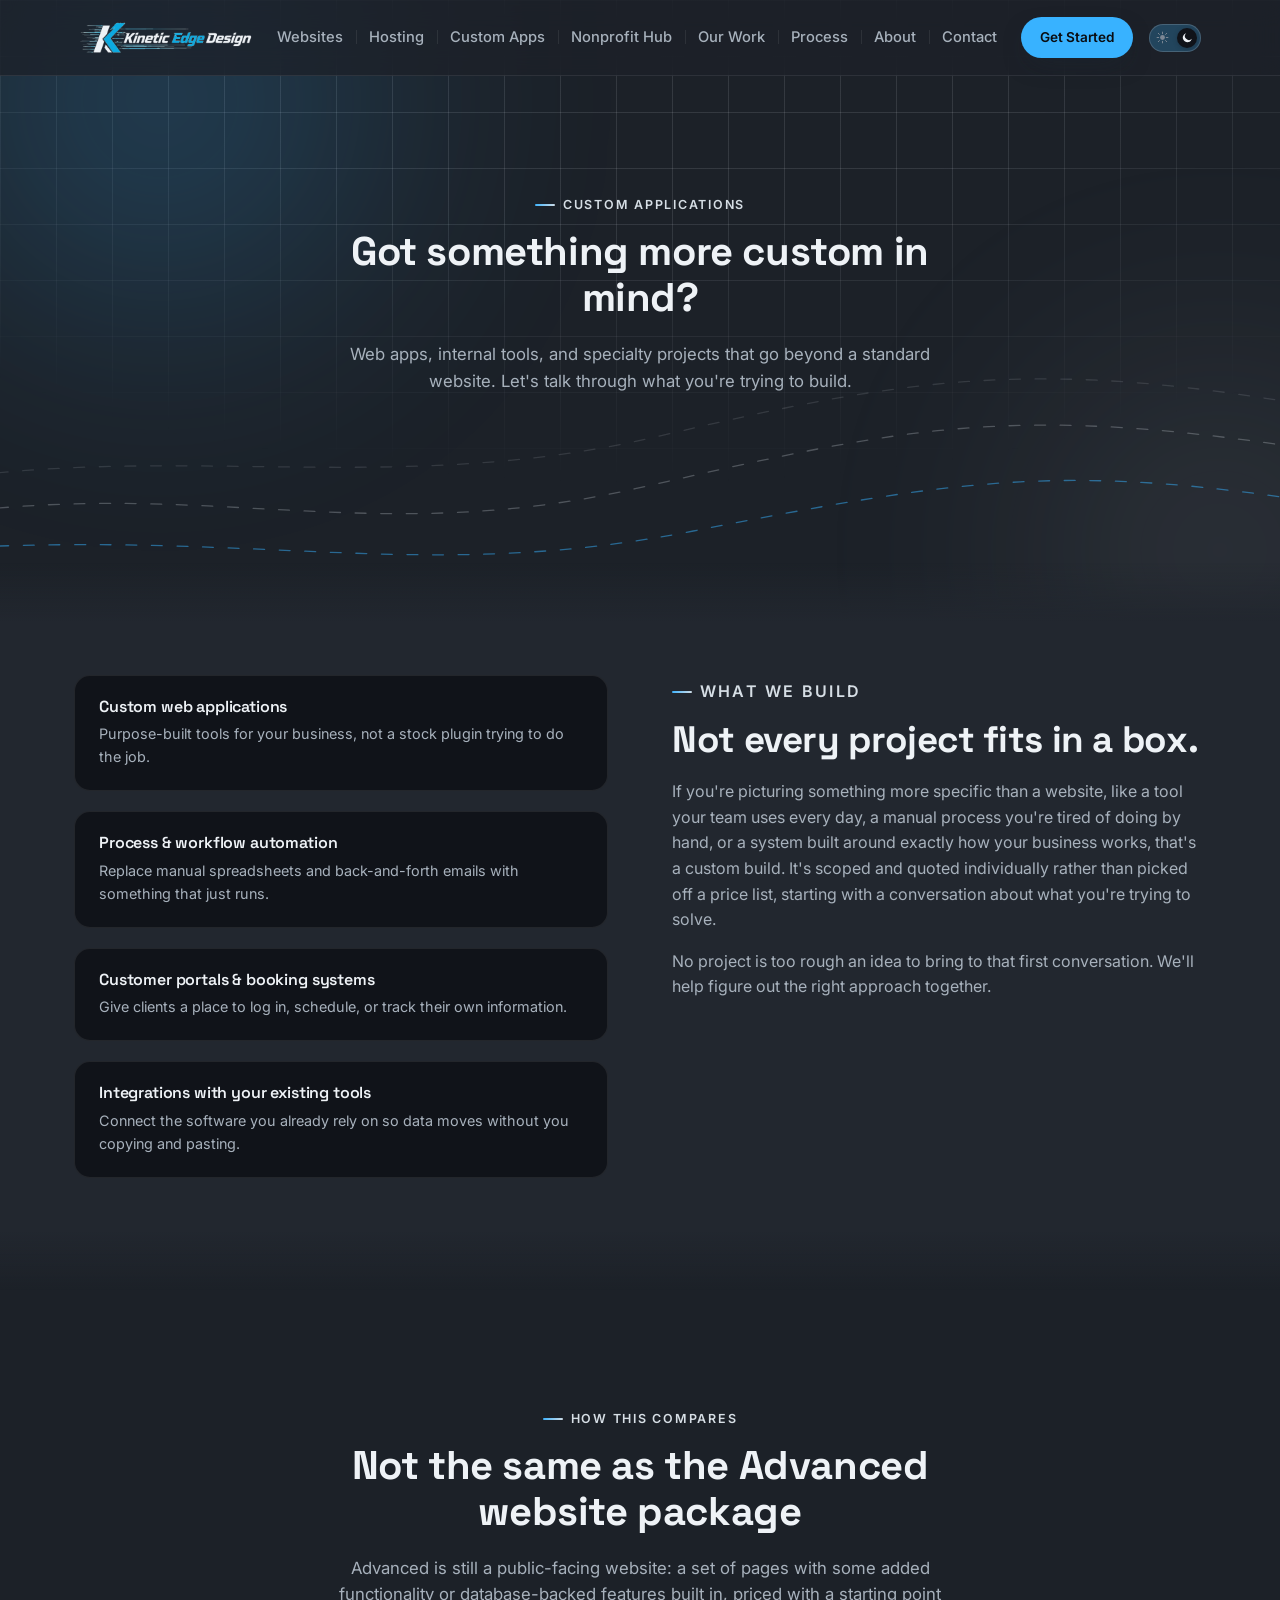
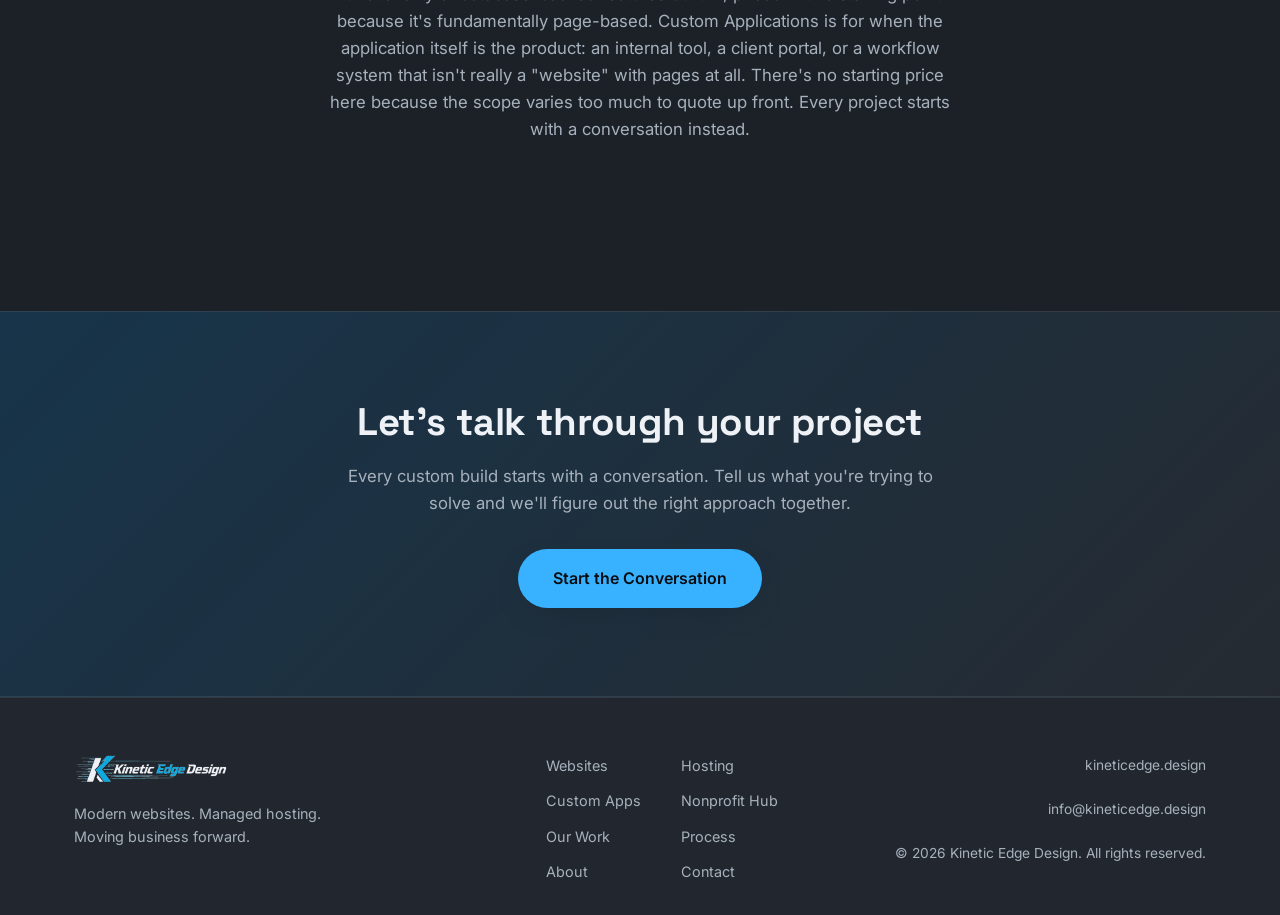
<file: custom-applications.html>
<!DOCTYPE html>
<html lang="en">
<head>
<meta charset="UTF-8">
<meta name="viewport" content="width=device-width, initial-scale=1.0">
<script>
  (function () {
    try {
      var stored = localStorage.getItem('theme');
      var theme = stored === 'light' || stored === 'dark' ? stored : 'dark';
      document.documentElement.setAttribute('data-theme', theme);
    } catch (e) {}
  })();
</script>
<title>Custom Applications | Kinetic Edge Design</title>
<meta name="description" content="Custom web applications, process automation, and specialty projects for businesses that need something beyond a standard website. Let's talk through what you're building.">
<link rel="icon" type="image/png" sizes="32x32" href="assets/favicon-32.png">
<link rel="icon" type="image/png" sizes="512x512" href="assets/favicon-512.png">
<link rel="apple-touch-icon" sizes="180x180" href="assets/favicon-180.png">
<link rel="preconnect" href="https://fonts.googleapis.com">
<link rel="preconnect" href="https://fonts.gstatic.com" crossorigin>
<link href="https://fonts.googleapis.com/css2?family=Space+Grotesk:wght@500;600;700&family=Inter:wght@400;500;600;700&display=swap" rel="stylesheet">
<link rel="stylesheet" href="css/style.css?v=20260918-6">
</head>
<body>

<div class="bg-grid" aria-hidden="true"></div>
<div class="bg-glow bg-glow--one" aria-hidden="true"></div>
<div class="bg-glow bg-glow--two" aria-hidden="true"></div>

<a class="skip-link" href="#main">Skip to content</a>

<header class="site-header" id="top">
  <div class="container header-inner">
    <a href="index.html" class="brand" aria-label="Kinetic Edge Design home">
      <img class="brand-logo brand-logo--light" src="assets/logo/kinetic-edge-logo-transparent.png" alt="Kinetic Edge Design" height="34">
      <img class="brand-logo brand-logo--dark" src="assets/logo/kinetic-edge-logo-dark-transparent.png" alt="Kinetic Edge Design" height="34">
    </a>

    <nav class="main-nav" id="main-nav">
      <a href="index.html#services">Websites</a>
      <a href="index.html#hosting">Hosting</a>
      <a href="custom-applications.html" aria-current="page">Custom Apps</a>
      <a href="nonprofit-hub.html">Nonprofit Hub</a>
      <a href="work.html">Our Work</a>
      <a href="index.html#process">Process</a>
      <a href="index.html#about">About</a>
      <a href="index.html#contact">Contact</a>
    </nav>

    <div class="header-actions">
      <a href="index.html?package=custom-application#contact" class="btn btn--primary btn--sm">Get Started</a>
      <button class="theme-toggle" id="themeToggle" type="button" role="switch" aria-checked="true" aria-label="Switch to light mode">
        <svg class="theme-toggle__icon theme-toggle__icon--sun" viewBox="0 0 24 24" aria-hidden="true">
          <circle cx="12" cy="12" r="4.5"/>
          <path d="M12 2v3M12 19v3M4.2 4.2l2.1 2.1M17.7 17.7l2.1 2.1M2 12h3M19 12h3M4.2 19.8l2.1-2.1M17.7 6.3l2.1-2.1" stroke="currentColor" stroke-width="1.8" stroke-linecap="round" fill="none"/>
        </svg>
        <span class="theme-toggle__thumb" aria-hidden="true"></span>
        <svg class="theme-toggle__icon theme-toggle__icon--moon" viewBox="0 0 24 24" aria-hidden="true">
          <path d="M20 14.5A8.5 8.5 0 1 1 9.5 4a6.8 6.8 0 0 0 10.5 10.5Z"/>
        </svg>
      </button>
      <button class="nav-toggle" id="navToggle" aria-expanded="false" aria-controls="main-nav" aria-label="Toggle navigation menu">
        <span></span><span></span><span></span>
      </button>
    </div>
  </div>
</header>

<main id="main">

  <!-- PAGE INTRO -->
  <section class="section page-hero">
    <div class="container">
      <div class="section-head reveal">
        <p class="eyebrow">Custom Applications</p>
        <h1>Got something more custom in mind?</h1>
        <p class="section-lede">Web apps, internal tools, and specialty projects that go beyond a standard website. Let's talk through what you're trying to build.</p>
      </div>
    </div>

    <svg class="hero-lines" viewBox="0 0 1200 300" preserveAspectRatio="none" aria-hidden="true">
      <path class="kinetic-path kinetic-path--a" d="M-50 220 C 200 180, 350 260, 600 190 S 950 90, 1250 150" />
      <path class="kinetic-path kinetic-path--b" d="M-50 260 C 250 240, 400 300, 650 240 S 1000 160, 1250 210" />
      <path class="kinetic-path kinetic-path--c" d="M-50 180 C 180 140, 380 200, 620 130 S 980 40, 1250 100" />
    </svg>
  </section>

  <!-- WHAT WE BUILD -->
  <section class="section section--alt" id="what-we-build">
    <div class="container about-grid">
      <div class="about-list reveal">
        <div class="about-item">
          <h4>Custom web applications</h4>
          <p>Purpose-built tools for your business, not a stock plugin trying to do the job.</p>
        </div>
        <div class="about-item">
          <h4>Process &amp; workflow automation</h4>
          <p>Replace manual spreadsheets and back-and-forth emails with something that just runs.</p>
        </div>
        <div class="about-item">
          <h4>Customer portals &amp; booking systems</h4>
          <p>Give clients a place to log in, schedule, or track their own information.</p>
        </div>
        <div class="about-item">
          <h4>Integrations with your existing tools</h4>
          <p>Connect the software you already rely on so data moves without you copying and pasting.</p>
        </div>
      </div>

      <div class="about-copy reveal">
        <p class="eyebrow">What We Build</p>
        <h2>Not every project fits in a box.</h2>
        <p>
          If you're picturing something more specific than a website, like a tool
          your team uses every day, a manual process you're tired of doing by
          hand, or a system built around exactly how your business works, that's
          a custom build. It's scoped and quoted individually rather than picked
          off a price list, starting with a conversation about what you're
          trying to solve.
        </p>
        <p>
          No project is too rough an idea to bring to that first conversation.
          We'll help figure out the right approach together.
        </p>
      </div>
    </div>
  </section>

  <!-- HOW THIS COMPARES -->
  <section class="section" id="how-this-compares">
    <div class="container">
      <div class="section-head reveal">
        <p class="eyebrow">How This Compares</p>
        <h2>Not the same as the Advanced website package</h2>
        <p class="section-lede">
          Advanced is still a public-facing website: a set of pages with some
          added functionality or database-backed features built in, priced
          with a starting point because it's fundamentally page-based. Custom
          Applications is for when the application itself is the product: an
          internal tool, a client portal, or a workflow system that isn't
          really a "website" with pages at all. There's no starting price
          here because the scope varies too much to quote up front. Every
          project starts with a conversation instead.
        </p>
      </div>
    </div>
  </section>

  <!-- CTA BANNER -->
  <section class="cta-banner">
    <div class="container cta-banner__inner reveal">
      <h2>Let's talk through your project</h2>
      <p>Every custom build starts with a conversation. Tell us what you're trying to solve and we'll figure out the right approach together.</p>
      <a href="index.html?package=custom-application#contact" class="btn btn--primary btn--lg">Start the Conversation</a>
    </div>
  </section>

</main>

<footer class="site-footer">
  <div class="container footer-inner">
    <div class="footer-brand">
      <a href="index.html" class="footer-brand__link" aria-label="Kinetic Edge Design home">
        <img class="brand-logo brand-logo--light" src="assets/logo/kinetic-edge-logo-transparent.png" alt="Kinetic Edge Design" height="30">
        <img class="brand-logo brand-logo--dark" src="assets/logo/kinetic-edge-logo-dark-transparent.png" alt="Kinetic Edge Design" height="30">
      </a>
      <p>Modern websites. Managed hosting. Moving business forward.</p>
    </div>

    <nav class="footer-nav" aria-label="Footer">
      <a href="index.html#services">Websites</a>
      <a href="index.html#hosting">Hosting</a>
      <a href="custom-applications.html">Custom Apps</a>
      <a href="nonprofit-hub.html">Nonprofit Hub</a>
      <a href="work.html">Our Work</a>
      <a href="index.html#process">Process</a>
      <a href="index.html#about">About</a>
      <a href="index.html#contact">Contact</a>
    </nav>

    <div class="footer-meta">
      <p><a href="https://kineticedge.design">kineticedge.design</a></p>
      <p><a href="mailto:info@kineticedge.design">info@kineticedge.design</a></p>
      <p>&copy; <span id="year"></span> Kinetic Edge Design. All rights reserved.</p>
    </div>
  </div>
</footer>

<script src="js/main.js?v=20260918-1"></script>
</body>
</html>
</file>
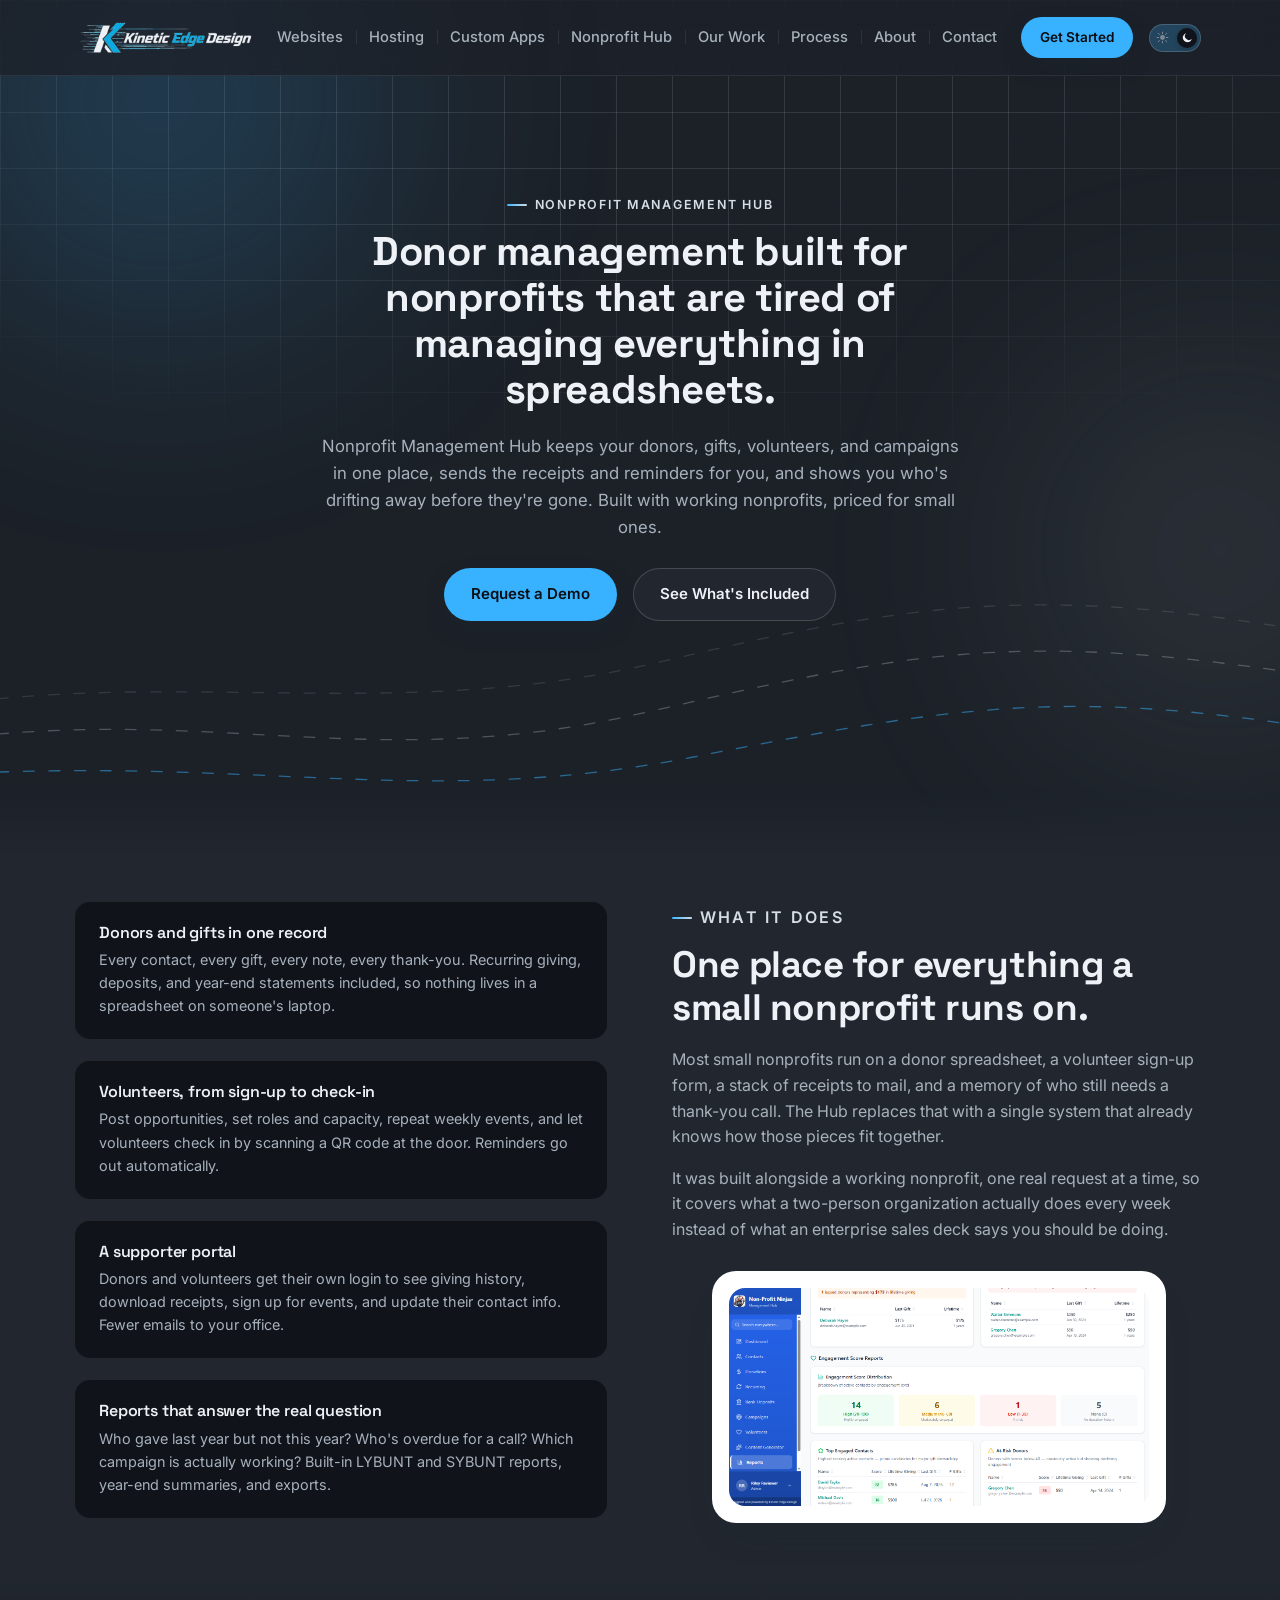
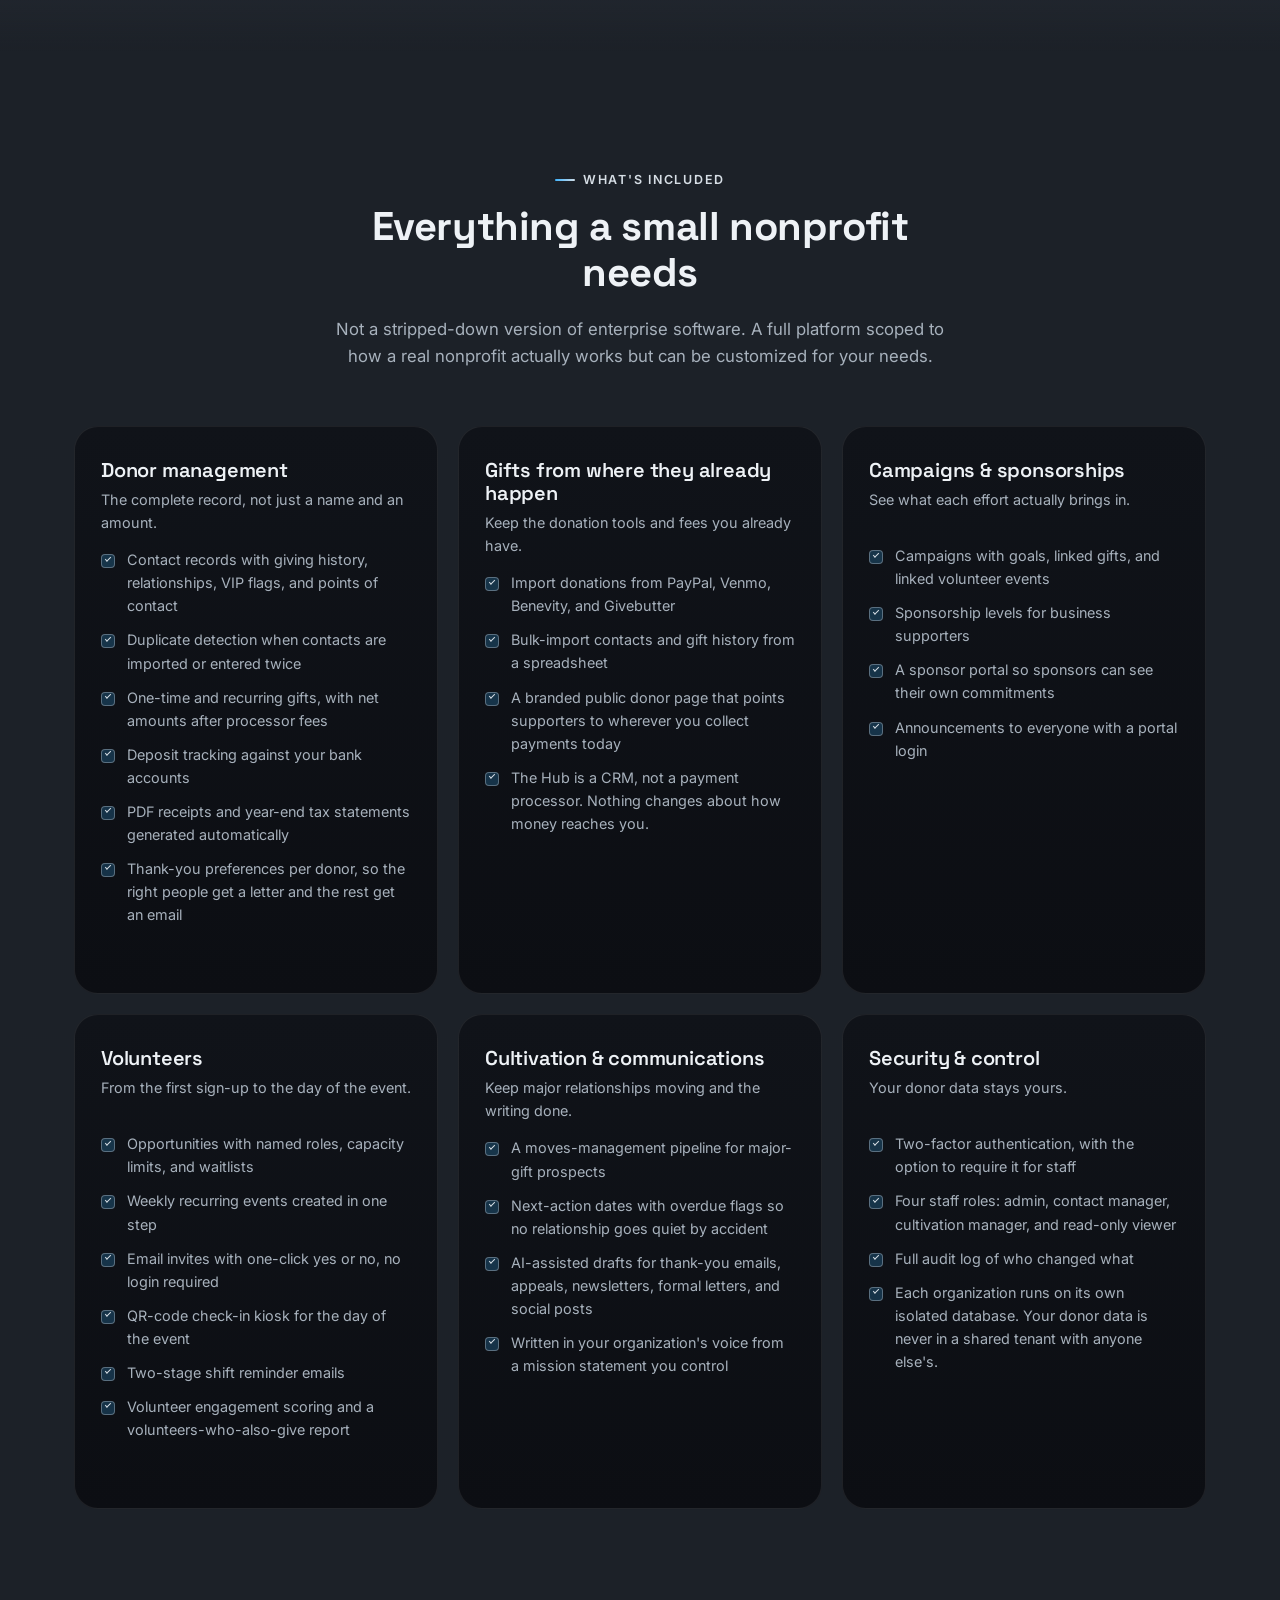
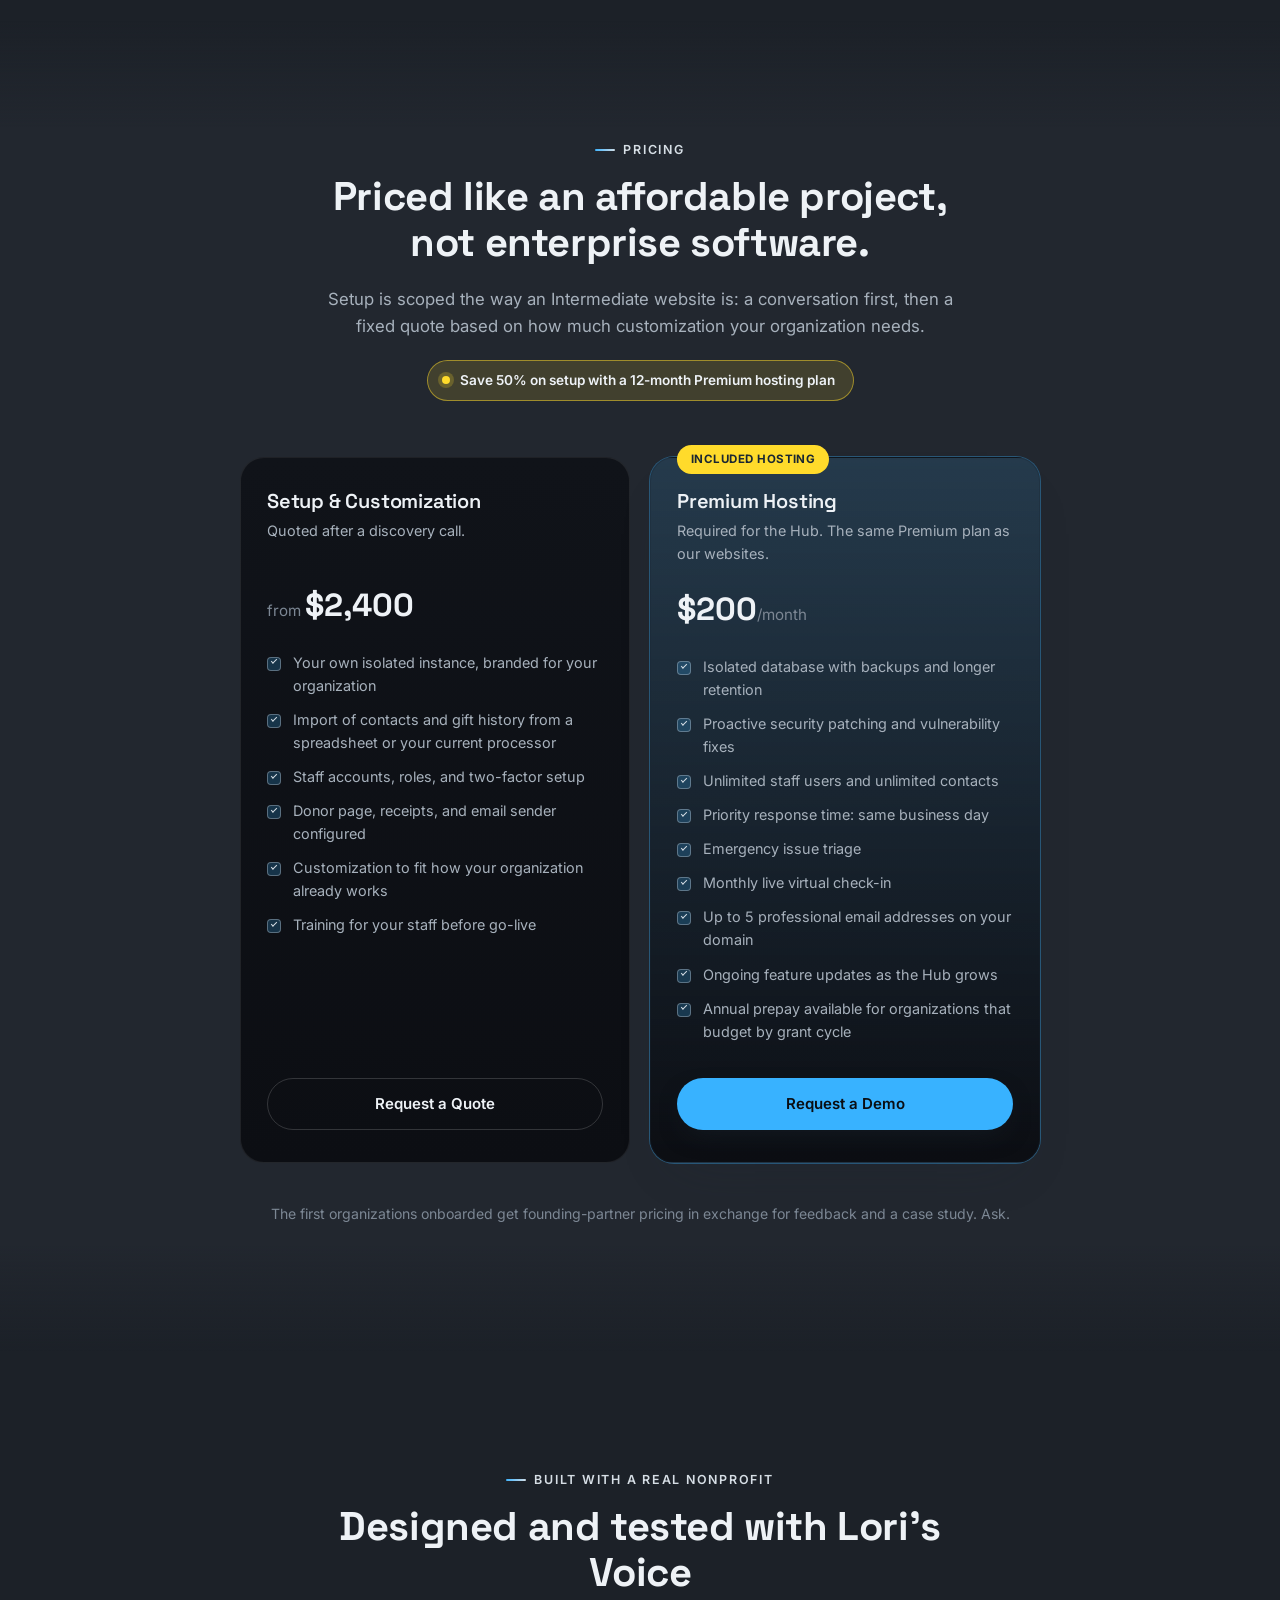
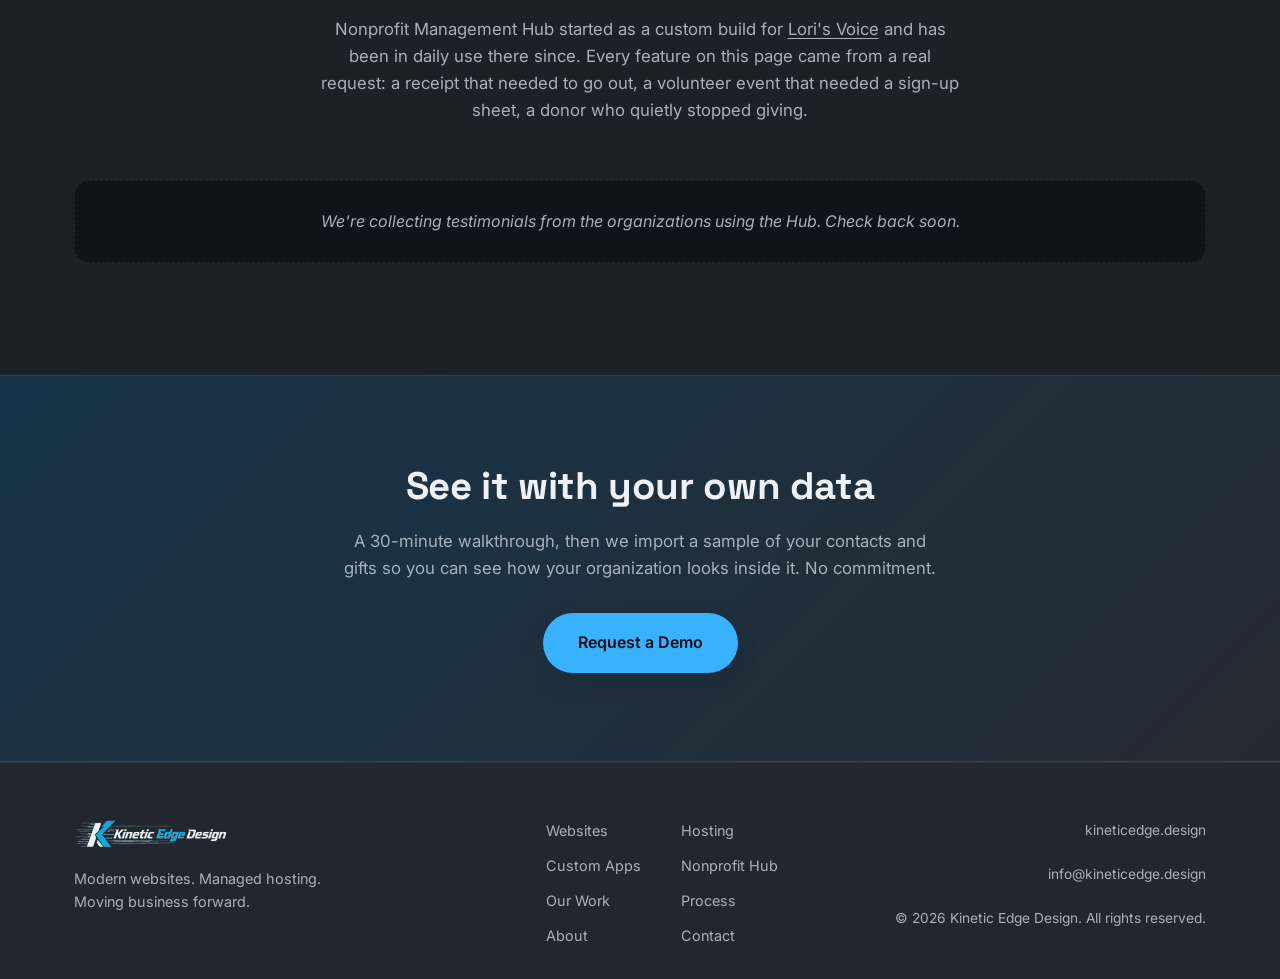
<file: nonprofit-hub.html>
<!DOCTYPE html>
<html lang="en">
<head>
<meta charset="UTF-8">
<meta name="viewport" content="width=device-width, initial-scale=1.0">
<script>
  (function () {
    try {
      var stored = localStorage.getItem('theme');
      var theme = stored === 'light' || stored === 'dark' ? stored : 'dark';
      document.documentElement.setAttribute('data-theme', theme);
    } catch (e) {}
  })();
</script>
<title>Nonprofit Management Hub | Donor &amp; Volunteer Management for Small Nonprofits | Kinetic Edge Design</title>
<meta name="description" content="Nonprofit Management Hub is a donor CRM and volunteer management platform built for small nonprofits. Track gifts, send receipts, run campaigns, manage volunteers, and keep every supporter relationship in one place.">
<link rel="icon" type="image/png" sizes="32x32" href="assets/favicon-32.png">
<link rel="icon" type="image/png" sizes="512x512" href="assets/favicon-512.png">
<link rel="apple-touch-icon" sizes="180x180" href="assets/favicon-180.png">
<link rel="preconnect" href="https://fonts.googleapis.com">
<link rel="preconnect" href="https://fonts.gstatic.com" crossorigin>
<link href="https://fonts.googleapis.com/css2?family=Space+Grotesk:wght@500;600;700&family=Inter:wght@400;500;600;700&display=swap" rel="stylesheet">
<link rel="stylesheet" href="css/style.css?v=20260918-6">
</head>
<body>

<div class="bg-grid" aria-hidden="true"></div>
<div class="bg-glow bg-glow--one" aria-hidden="true"></div>
<div class="bg-glow bg-glow--two" aria-hidden="true"></div>

<a class="skip-link" href="#main">Skip to content</a>

<header class="site-header" id="top">
  <div class="container header-inner">
    <a href="index.html" class="brand" aria-label="Kinetic Edge Design home">
      <img class="brand-logo brand-logo--light" src="assets/logo/kinetic-edge-logo-transparent.png" alt="Kinetic Edge Design" height="34">
      <img class="brand-logo brand-logo--dark" src="assets/logo/kinetic-edge-logo-dark-transparent.png" alt="Kinetic Edge Design" height="34">
    </a>

    <nav class="main-nav" id="main-nav">
      <a href="index.html#services">Websites</a>
      <a href="index.html#hosting">Hosting</a>
      <a href="custom-applications.html">Custom Apps</a>
      <a href="nonprofit-hub.html" aria-current="page">Nonprofit Hub</a>
      <a href="work.html">Our Work</a>
      <a href="index.html#process">Process</a>
      <a href="index.html#about">About</a>
      <a href="index.html#contact">Contact</a>
    </nav>

    <div class="header-actions">
      <a href="index.html?package=nonprofit-hub&amp;hosting=dialog-hosting-premium#contact" class="btn btn--primary btn--sm">Get Started</a>
      <button class="theme-toggle" id="themeToggle" type="button" role="switch" aria-checked="true" aria-label="Switch to light mode">
        <svg class="theme-toggle__icon theme-toggle__icon--sun" viewBox="0 0 24 24" aria-hidden="true">
          <circle cx="12" cy="12" r="4.5"/>
          <path d="M12 2v3M12 19v3M4.2 4.2l2.1 2.1M17.7 17.7l2.1 2.1M2 12h3M19 12h3M4.2 19.8l2.1-2.1M17.7 6.3l2.1-2.1" stroke="currentColor" stroke-width="1.8" stroke-linecap="round" fill="none"/>
        </svg>
        <span class="theme-toggle__thumb" aria-hidden="true"></span>
        <svg class="theme-toggle__icon theme-toggle__icon--moon" viewBox="0 0 24 24" aria-hidden="true">
          <path d="M20 14.5A8.5 8.5 0 1 1 9.5 4a6.8 6.8 0 0 0 10.5 10.5Z"/>
        </svg>
      </button>
      <button class="nav-toggle" id="navToggle" aria-expanded="false" aria-controls="main-nav" aria-label="Toggle navigation menu">
        <span></span><span></span><span></span>
      </button>
    </div>
  </div>
</header>

<main id="main">

  <!-- PAGE INTRO -->
  <section class="section page-hero">
    <div class="container">
      <div class="section-head reveal">
        <p class="eyebrow">Nonprofit Management Hub</p>
        <h1>Donor management built for nonprofits that are tired of managing everything in spreadsheets.</h1>
        <p class="section-lede">Nonprofit Management Hub keeps your donors, gifts, volunteers, and campaigns in one place, sends the receipts and reminders for you, and shows you who's drifting away before they're gone. Built with working nonprofits, priced for small ones.</p>
        <div class="hero-actions">
          <a href="index.html?package=nonprofit-hub&amp;hosting=dialog-hosting-premium#contact" class="btn btn--primary">Request a Demo</a>
          <a href="#included" class="btn btn--ghost">See What's Included</a>
        </div>
      </div>
    </div>

    <svg class="hero-lines" viewBox="0 0 1200 300" preserveAspectRatio="none" aria-hidden="true">
      <path class="kinetic-path kinetic-path--a" d="M-50 220 C 200 180, 350 260, 600 190 S 950 90, 1250 150" />
      <path class="kinetic-path kinetic-path--b" d="M-50 260 C 250 240, 400 300, 650 240 S 1000 160, 1250 210" />
      <path class="kinetic-path kinetic-path--c" d="M-50 180 C 180 140, 380 200, 620 130 S 980 40, 1250 100" />
    </svg>
  </section>

  <!-- WHAT IT DOES -->
  <section class="section section--alt" id="what-it-does">
    <div class="container about-grid">
      <div class="about-list reveal">
        <div class="about-item">
          <h4>Donors and gifts in one record</h4>
          <p>Every contact, every gift, every note, every thank-you. Recurring giving, deposits, and year-end statements included, so nothing lives in a spreadsheet on someone's laptop.</p>
        </div>
        <div class="about-item">
          <h4>Volunteers, from sign-up to check-in</h4>
          <p>Post opportunities, set roles and capacity, repeat weekly events, and let volunteers check in by scanning a QR code at the door. Reminders go out automatically.</p>
        </div>
        <div class="about-item">
          <h4>A supporter portal</h4>
          <p>Donors and volunteers get their own login to see giving history, download receipts, sign up for events, and update their contact info. Fewer emails to your office.</p>
        </div>
        <div class="about-item">
          <h4>Reports that answer the real question</h4>
          <p>Who gave last year but not this year? Who's overdue for a call? Which campaign is actually working? Built-in LYBUNT and SYBUNT reports, year-end summaries, and exports.</p>
        </div>
      </div>

      <div class="about-copy reveal">
        <p class="eyebrow">What It Does</p>
        <h2>One place for everything a small nonprofit runs on.</h2>
        <p>
          Most small nonprofits run on a donor spreadsheet, a volunteer
          sign-up form, a stack of receipts to mail, and a memory of who
          still needs a thank-you call. The Hub replaces that with a single
          system that already knows how those pieces fit together.
        </p>
        <p>
          It was built alongside a working nonprofit, one real request at a
          time, so it covers what a two-person organization actually does
          every week instead of what an enterprise sales deck says you
          should be doing.
        </p>
        <figure class="hosting-showcase">
          <button type="button" class="hosting-showcase__trigger" data-dialog="dialog-hub-image" aria-label="View full-size screenshot">
            <img src="assets/Non-Profit%20Management%20Hub.png" alt="Nonprofit Management Hub reports dashboard, showing engagement score distribution, top engaged contacts, and at-risk donors with sample data." loading="lazy">
          </button>
        </figure>
      </div>
    </div>

    <dialog class="image-dialog" id="dialog-hub-image">
      <button type="button" class="image-dialog__close" aria-label="Close">&times;</button>
      <img src="assets/Non-Profit%20Management%20Hub.png" alt="Nonprofit Management Hub reports dashboard, showing engagement score distribution, top engaged contacts, and at-risk donors with sample data.">
    </dialog>
  </section>

  <!-- WHAT'S INCLUDED -->
  <section class="section" id="included">
    <div class="container">
      <div class="section-head reveal">
        <p class="eyebrow">What's Included</p>
        <h2>Everything a small nonprofit needs</h2>
        <p class="section-lede">Not a stripped-down version of enterprise software. A full platform scoped to how a real nonprofit actually works but can be customized for your needs.</p>
      </div>

      <div class="pricing-grid pricing-grid--three">

        <article class="price-card reveal">
          <div class="price-card__head">
            <h3>Donor management</h3>
            <p class="price-card__blurb">The complete record, not just a name and an amount.</p>
          </div>
          <ul class="feature-list">
            <li>Contact records with giving history, relationships, VIP flags, and points of contact</li>
            <li>Duplicate detection when contacts are imported or entered twice</li>
            <li>One-time and recurring gifts, with net amounts after processor fees</li>
            <li>Deposit tracking against your bank accounts</li>
            <li>PDF receipts and year-end tax statements generated automatically</li>
            <li>Thank-you preferences per donor, so the right people get a letter and the rest get an email</li>
          </ul>
        </article>

        <article class="price-card reveal">
          <div class="price-card__head">
            <h3>Gifts from where they already happen</h3>
            <p class="price-card__blurb">Keep the donation tools and fees you already have.</p>
          </div>
          <ul class="feature-list">
            <li>Import donations from PayPal, Venmo, Benevity, and Givebutter</li>
            <li>Bulk-import contacts and gift history from a spreadsheet</li>
            <li>A branded public donor page that points supporters to wherever you collect payments today</li>
            <li>The Hub is a CRM, not a payment processor. Nothing changes about how money reaches you.</li>
          </ul>
        </article>

        <article class="price-card reveal">
          <div class="price-card__head">
            <h3>Campaigns &amp; sponsorships</h3>
            <p class="price-card__blurb">See what each effort actually brings in.</p>
          </div>
          <ul class="feature-list">
            <li>Campaigns with goals, linked gifts, and linked volunteer events</li>
            <li>Sponsorship levels for business supporters</li>
            <li>A sponsor portal so sponsors can see their own commitments</li>
            <li>Announcements to everyone with a portal login</li>
          </ul>
        </article>

        <article class="price-card reveal">
          <div class="price-card__head">
            <h3>Volunteers</h3>
            <p class="price-card__blurb">From the first sign-up to the day of the event.</p>
          </div>
          <ul class="feature-list">
            <li>Opportunities with named roles, capacity limits, and waitlists</li>
            <li>Weekly recurring events created in one step</li>
            <li>Email invites with one-click yes or no, no login required</li>
            <li>QR-code check-in kiosk for the day of the event</li>
            <li>Two-stage shift reminder emails</li>
            <li>Volunteer engagement scoring and a volunteers-who-also-give report</li>
          </ul>
        </article>

        <article class="price-card reveal">
          <div class="price-card__head">
            <h3>Cultivation &amp; communications</h3>
            <p class="price-card__blurb">Keep major relationships moving and the writing done.</p>
          </div>
          <ul class="feature-list">
            <li>A moves-management pipeline for major-gift prospects</li>
            <li>Next-action dates with overdue flags so no relationship goes quiet by accident</li>
            <li>AI-assisted drafts for thank-you emails, appeals, newsletters, formal letters, and social posts</li>
            <li>Written in your organization's voice from a mission statement you control</li>
          </ul>
        </article>

        <article class="price-card reveal">
          <div class="price-card__head">
            <h3>Security &amp; control</h3>
            <p class="price-card__blurb">Your donor data stays yours.</p>
          </div>
          <ul class="feature-list">
            <li>Two-factor authentication, with the option to require it for staff</li>
            <li>Four staff roles: admin, contact manager, cultivation manager, and read-only viewer</li>
            <li>Full audit log of who changed what</li>
            <li>Each organization runs on its own isolated database. Your donor data is never in a shared tenant with anyone else's.</li>
          </ul>
        </article>

      </div>
    </div>
  </section>

  <!-- PRICING -->
  <section class="section section--alt" id="pricing">
    <div class="container">
      <div class="section-head reveal">
        <p class="eyebrow">Pricing</p>
        <h2>Priced like an affordable project, not enterprise software.</h2>
        <p class="section-lede">Setup is scoped the way an Intermediate website is: a conversation first, then a fixed quote based on how much customization your organization needs.</p>
        <div class="offer-banner">
          <span class="offer-banner-dot" aria-hidden="true"></span>
          Save 50% on setup with a 12-month Premium hosting plan
        </div>
      </div>

      <div class="pricing-grid pricing-grid--two">

        <article class="price-card reveal">
          <div class="price-card__head">
            <h3>Setup &amp; Customization</h3>
            <p class="price-card__blurb">Quoted after a discovery call.</p>
          </div>
          <p class="price"><span class="price-period">from </span><span class="price-amount">$2,400</span></p>
          <ul class="feature-list">
            <li>Your own isolated instance, branded for your organization</li>
            <li>Import of contacts and gift history from a spreadsheet or your current processor</li>
            <li>Staff accounts, roles, and two-factor setup</li>
            <li>Donor page, receipts, and email sender configured</li>
            <li>Customization to fit how your organization already works</li>
            <li>Training for your staff before go-live</li>
          </ul>
          <a href="index.html?package=nonprofit-hub&amp;hosting=dialog-hosting-premium#contact" class="btn btn--outline">Request a Quote</a>
        </article>

        <article class="price-card price-card--featured reveal">
          <p class="price-card__tag">Included Hosting</p>
          <div class="price-card__head">
            <h3>Premium Hosting</h3>
            <p class="price-card__blurb">Required for the Hub. The same Premium plan as our websites.</p>
          </div>
          <p class="price"><span class="price-amount">$200</span><span class="price-period">/month</span></p>
          <ul class="feature-list">
            <li>Isolated database with backups and longer retention</li>
            <li>Proactive security patching and vulnerability fixes</li>
            <li>Unlimited staff users and unlimited contacts</li>
            <li>Priority response time: same business day</li>
            <li>Emergency issue triage</li>
            <li>Monthly live virtual check-in</li>
            <li>Up to 5 professional email addresses on your domain</li>
            <li>Ongoing feature updates as the Hub grows</li>
            <li>Annual prepay available for organizations that budget by grant cycle</li>
          </ul>
          <a href="index.html?package=nonprofit-hub&amp;hosting=dialog-hosting-premium#contact" class="btn btn--primary">Request a Demo</a>
        </article>

      </div>

      <p class="pricing-footnote reveal">The first organizations onboarded get founding-partner pricing in exchange for feedback and a case study. Ask.</p>
    </div>
  </section>

  <!-- BUILT WITH A REAL NONPROFIT -->
  <section class="section" id="built-with">
    <div class="container">
      <div class="section-head reveal">
        <p class="eyebrow">Built With a Real Nonprofit</p>
        <h2>Designed and tested with Lori's Voice</h2>
        <p class="section-lede">
          Nonprofit Management Hub started as a custom build for
          <a href="https://www.lorisvoice.org" target="_blank" rel="noopener">Lori's Voice</a>
          and has been in daily use there since. Every feature on this page
          came from a real request: a receipt that needed to go out, a
          volunteer event that needed a sign-up sheet, a donor who quietly
          stopped giving.
        </p>
      </div>

      <div class="testimonial-grid">
        <div class="testimonial-card testimonial-card--placeholder reveal">
          <p class="testimonial-card__quote">We're collecting testimonials from the organizations using the Hub. Check back soon.</p>
        </div>
      </div>
    </div>
  </section>

  <!-- CTA BANNER -->
  <section class="cta-banner">
    <div class="container cta-banner__inner reveal">
      <h2>See it with your own data</h2>
      <p>A 30-minute walkthrough, then we import a sample of your contacts and gifts so you can see how your organization looks inside it. No commitment.</p>
      <a href="index.html?package=nonprofit-hub&amp;hosting=dialog-hosting-premium#contact" class="btn btn--primary btn--lg">Request a Demo</a>
    </div>
  </section>

</main>

<footer class="site-footer">
  <div class="container footer-inner">
    <div class="footer-brand">
      <a href="index.html" class="footer-brand__link" aria-label="Kinetic Edge Design home">
        <img class="brand-logo brand-logo--light" src="assets/logo/kinetic-edge-logo-transparent.png" alt="Kinetic Edge Design" height="30">
        <img class="brand-logo brand-logo--dark" src="assets/logo/kinetic-edge-logo-dark-transparent.png" alt="Kinetic Edge Design" height="30">
      </a>
      <p>Modern websites. Managed hosting. Moving business forward.</p>
    </div>

    <nav class="footer-nav" aria-label="Footer">
      <a href="index.html#services">Websites</a>
      <a href="index.html#hosting">Hosting</a>
      <a href="custom-applications.html">Custom Apps</a>
      <a href="nonprofit-hub.html">Nonprofit Hub</a>
      <a href="work.html">Our Work</a>
      <a href="index.html#process">Process</a>
      <a href="index.html#about">About</a>
      <a href="index.html#contact">Contact</a>
    </nav>

    <div class="footer-meta">
      <p><a href="https://kineticedge.design">kineticedge.design</a></p>
      <p><a href="mailto:info@kineticedge.design">info@kineticedge.design</a></p>
      <p>&copy; <span id="year"></span> Kinetic Edge Design. All rights reserved.</p>
    </div>
  </div>
</footer>

<script src="js/main.js?v=20260918-1"></script>
</body>
</html>
</file>
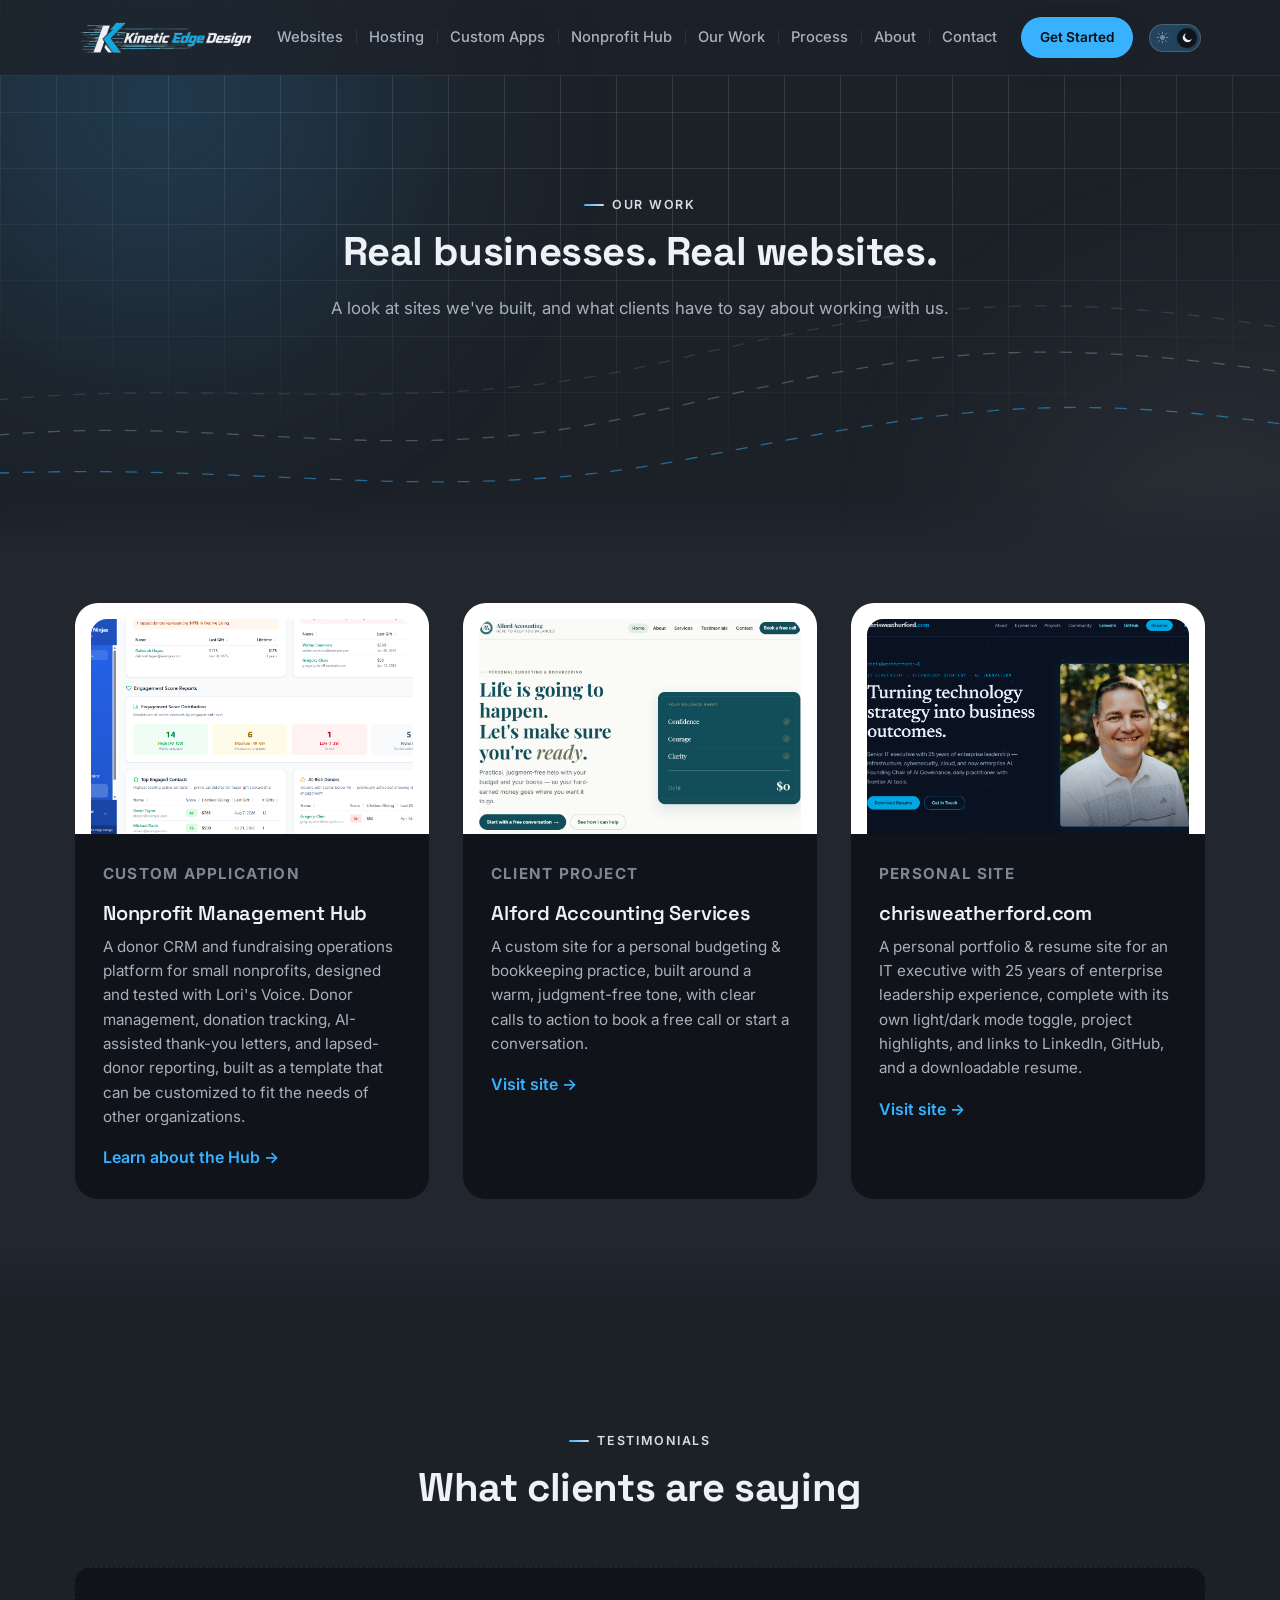
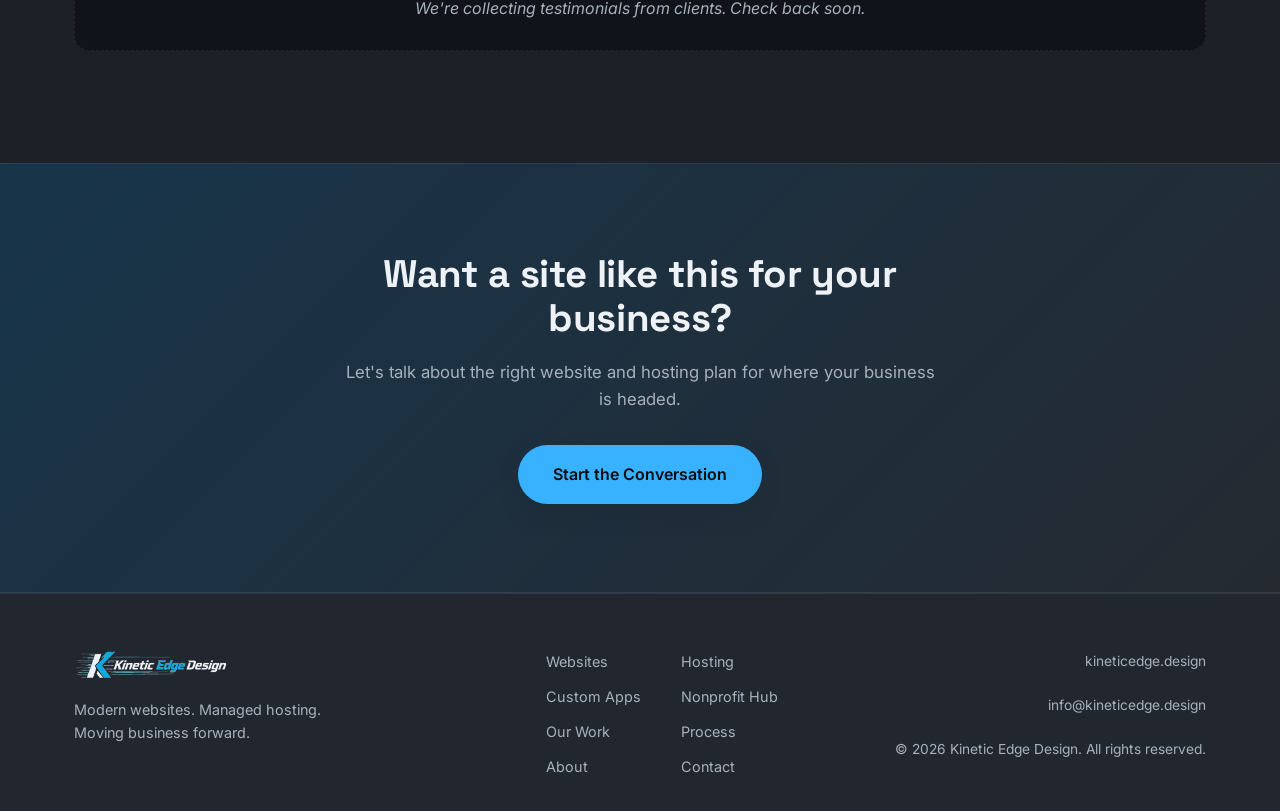
<file: work.html>
<!DOCTYPE html>
<html lang="en">
<head>
<meta charset="UTF-8">
<meta name="viewport" content="width=device-width, initial-scale=1.0">
<script>
  (function () {
    try {
      var stored = localStorage.getItem('theme');
      var theme = stored === 'light' || stored === 'dark' ? stored : 'dark';
      document.documentElement.setAttribute('data-theme', theme);
    } catch (e) {}
  })();
</script>
<title>Our Work | Kinetic Edge Design</title>
<meta name="description" content="See real websites Kinetic Edge Design has built for clients, plus what they have to say about working with us.">
<link rel="icon" type="image/png" sizes="32x32" href="assets/favicon-32.png">
<link rel="icon" type="image/png" sizes="512x512" href="assets/favicon-512.png">
<link rel="apple-touch-icon" sizes="180x180" href="assets/favicon-180.png">
<link rel="preconnect" href="https://fonts.googleapis.com">
<link rel="preconnect" href="https://fonts.gstatic.com" crossorigin>
<link href="https://fonts.googleapis.com/css2?family=Space+Grotesk:wght@500;600;700&family=Inter:wght@400;500;600;700&display=swap" rel="stylesheet">
<link rel="stylesheet" href="css/style.css?v=20260918-6">
</head>
<body>

<div class="bg-grid" aria-hidden="true"></div>
<div class="bg-glow bg-glow--one" aria-hidden="true"></div>
<div class="bg-glow bg-glow--two" aria-hidden="true"></div>

<a class="skip-link" href="#main">Skip to content</a>

<header class="site-header" id="top">
  <div class="container header-inner">
    <a href="index.html" class="brand" aria-label="Kinetic Edge Design home">
      <img class="brand-logo brand-logo--light" src="assets/logo/kinetic-edge-logo-transparent.png" alt="Kinetic Edge Design" height="34">
      <img class="brand-logo brand-logo--dark" src="assets/logo/kinetic-edge-logo-dark-transparent.png" alt="Kinetic Edge Design" height="34">
    </a>

    <nav class="main-nav" id="main-nav">
      <a href="index.html#services">Websites</a>
      <a href="index.html#hosting">Hosting</a>
      <a href="custom-applications.html">Custom Apps</a>
      <a href="nonprofit-hub.html">Nonprofit Hub</a>
      <a href="work.html" aria-current="page">Our Work</a>
      <a href="index.html#process">Process</a>
      <a href="index.html#about">About</a>
      <a href="index.html#contact">Contact</a>
    </nav>

    <div class="header-actions">
      <a href="index.html#contact" class="btn btn--primary btn--sm">Get Started</a>
      <button class="theme-toggle" id="themeToggle" type="button" role="switch" aria-checked="true" aria-label="Switch to light mode">
        <svg class="theme-toggle__icon theme-toggle__icon--sun" viewBox="0 0 24 24" aria-hidden="true">
          <circle cx="12" cy="12" r="4.5"/>
          <path d="M12 2v3M12 19v3M4.2 4.2l2.1 2.1M17.7 17.7l2.1 2.1M2 12h3M19 12h3M4.2 19.8l2.1-2.1M17.7 6.3l2.1-2.1" stroke="currentColor" stroke-width="1.8" stroke-linecap="round" fill="none"/>
        </svg>
        <span class="theme-toggle__thumb" aria-hidden="true"></span>
        <svg class="theme-toggle__icon theme-toggle__icon--moon" viewBox="0 0 24 24" aria-hidden="true">
          <path d="M20 14.5A8.5 8.5 0 1 1 9.5 4a6.8 6.8 0 0 0 10.5 10.5Z"/>
        </svg>
      </button>
      <button class="nav-toggle" id="navToggle" aria-expanded="false" aria-controls="main-nav" aria-label="Toggle navigation menu">
        <span></span><span></span><span></span>
      </button>
    </div>
  </div>
</header>

<main id="main">

  <!-- PAGE INTRO -->
  <section class="section page-hero">
    <div class="container">
      <div class="section-head reveal">
        <p class="eyebrow">Our Work</p>
        <h1>Real businesses. Real websites.</h1>
        <p class="section-lede">A look at sites we've built, and what clients have to say about working with us.</p>
      </div>
    </div>

    <svg class="hero-lines" viewBox="0 0 1200 300" preserveAspectRatio="none" aria-hidden="true">
      <path class="kinetic-path kinetic-path--a" d="M-50 220 C 200 180, 350 260, 600 190 S 950 90, 1250 150" />
      <path class="kinetic-path kinetic-path--b" d="M-50 260 C 250 240, 400 300, 650 240 S 1000 160, 1250 210" />
      <path class="kinetic-path kinetic-path--c" d="M-50 180 C 180 140, 380 200, 620 130 S 980 40, 1250 100" />
    </svg>
  </section>

  <!-- PORTFOLIO -->
  <section class="section section--alt" id="portfolio">
    <div class="container">
      <div class="portfolio-grid">

        <article class="portfolio-card reveal">
          <figure class="portfolio-card__shot">
            <button type="button" class="portfolio-card__trigger" data-dialog="dialog-work-nonprofit" aria-label="View full-size screenshot">
              <img src="assets/Non-Profit%20Management%20Hub.png" alt="Nonprofit Management Hub reports dashboard, showing engagement score distribution, top engaged contacts, and at-risk donors with sample data." loading="lazy">
            </button>
          </figure>
          <div class="portfolio-card__body">
            <p class="portfolio-card__tag">Custom Application</p>
            <h3>Nonprofit Management Hub</h3>
            <p>A donor CRM and fundraising operations platform for small nonprofits, designed and tested with Lori's Voice. Donor management, donation tracking, AI-assisted thank-you letters, and lapsed-donor reporting, built as a template that can be customized to fit the needs of other organizations.</p>
            <a href="nonprofit-hub.html" class="portfolio-card__link">Learn about the Hub &rarr;</a>
          </div>
        </article>

        <article class="portfolio-card reveal">
          <figure class="portfolio-card__shot">
            <button type="button" class="portfolio-card__trigger" data-dialog="dialog-work-alford" aria-label="View full-size screenshot">
              <img src="assets/AlfordAccounting.png" alt="Alford Accounting Services homepage, featuring the headline &quot;Life is going to happen. Let's make sure you're ready.&quot;" loading="lazy">
            </button>
          </figure>
          <div class="portfolio-card__body">
            <p class="portfolio-card__tag">Client Project</p>
            <h3>Alford Accounting Services</h3>
            <p>A custom site for a personal budgeting &amp; bookkeeping practice, built around a warm, judgment-free tone, with clear calls to action to book a free call or start a conversation.</p>
            <a href="https://alfordaccountingservices.com" class="portfolio-card__link" target="_blank" rel="noopener">Visit site &rarr;</a>
          </div>
        </article>

        <article class="portfolio-card reveal">
          <figure class="portfolio-card__shot">
            <button type="button" class="portfolio-card__trigger" data-dialog="dialog-work-chris" aria-label="View full-size screenshot">
              <img class="portfolio-card__shot-img portfolio-card__shot-img--light" src="assets/ChrisWeatherford-light.png" alt="chrisweatherford.com homepage in light mode, featuring the headline &quot;Turning technology strategy into business outcomes.&quot;" loading="lazy">
              <img class="portfolio-card__shot-img portfolio-card__shot-img--dark" src="assets/ChrisWeatherford-dark.png" alt="chrisweatherford.com homepage in dark mode, featuring the headline &quot;Turning technology strategy into business outcomes.&quot;" loading="lazy">
            </button>
          </figure>
          <div class="portfolio-card__body">
            <p class="portfolio-card__tag">Personal Site</p>
            <h3>chrisweatherford.com</h3>
            <p>A personal portfolio &amp; resume site for an IT executive with 25 years of enterprise leadership experience, complete with its own light/dark mode toggle, project highlights, and links to LinkedIn, GitHub, and a downloadable resume.</p>
            <a href="https://chrisweatherford.com" class="portfolio-card__link" target="_blank" rel="noopener">Visit site &rarr;</a>
          </div>
        </article>

      </div>
    </div>

    <dialog class="image-dialog" id="dialog-work-nonprofit">
      <button type="button" class="image-dialog__close" aria-label="Close">&times;</button>
      <img src="assets/Non-Profit%20Management%20Hub.png" alt="Nonprofit Management Hub reports dashboard, showing engagement score distribution, top engaged contacts, and at-risk donors with sample data.">
    </dialog>

    <dialog class="image-dialog" id="dialog-work-alford">
      <button type="button" class="image-dialog__close" aria-label="Close">&times;</button>
      <img src="assets/AlfordAccounting.png" alt="Alford Accounting Services homepage, featuring the headline &quot;Life is going to happen. Let's make sure you're ready.&quot;">
    </dialog>

    <dialog class="image-dialog" id="dialog-work-chris">
      <button type="button" class="image-dialog__close" aria-label="Close">&times;</button>
      <img class="portfolio-card__shot-img portfolio-card__shot-img--light" src="assets/ChrisWeatherford-light.png" alt="chrisweatherford.com homepage in light mode">
      <img class="portfolio-card__shot-img portfolio-card__shot-img--dark" src="assets/ChrisWeatherford-dark.png" alt="chrisweatherford.com homepage in dark mode">
    </dialog>
  </section>

  <!-- TESTIMONIALS -->
  <section class="section" id="testimonials">
    <div class="container">
      <div class="section-head reveal">
        <p class="eyebrow">Testimonials</p>
        <h2>What clients are saying</h2>
      </div>

      <div class="testimonial-grid">
        <div class="testimonial-card testimonial-card--placeholder reveal">
          <p class="testimonial-card__quote">We're collecting testimonials from clients. Check back soon.</p>
        </div>
      </div>
    </div>
  </section>

  <!-- CTA BANNER -->
  <section class="cta-banner">
    <div class="container cta-banner__inner reveal">
      <h2>Want a site like this for your business?</h2>
      <p>Let's talk about the right website and hosting plan for where your business is headed.</p>
      <a href="index.html#contact" class="btn btn--primary btn--lg">Start the Conversation</a>
    </div>
  </section>

</main>

<footer class="site-footer">
  <div class="container footer-inner">
    <div class="footer-brand">
      <a href="index.html" class="footer-brand__link" aria-label="Kinetic Edge Design home">
        <img class="brand-logo brand-logo--light" src="assets/logo/kinetic-edge-logo-transparent.png" alt="Kinetic Edge Design" height="30">
        <img class="brand-logo brand-logo--dark" src="assets/logo/kinetic-edge-logo-dark-transparent.png" alt="Kinetic Edge Design" height="30">
      </a>
      <p>Modern websites. Managed hosting. Moving business forward.</p>
    </div>

    <nav class="footer-nav" aria-label="Footer">
      <a href="index.html#services">Websites</a>
      <a href="index.html#hosting">Hosting</a>
      <a href="custom-applications.html">Custom Apps</a>
      <a href="nonprofit-hub.html">Nonprofit Hub</a>
      <a href="work.html">Our Work</a>
      <a href="index.html#process">Process</a>
      <a href="index.html#about">About</a>
      <a href="index.html#contact">Contact</a>
    </nav>

    <div class="footer-meta">
      <p><a href="https://kineticedge.design">kineticedge.design</a></p>
      <p><a href="mailto:info@kineticedge.design">info@kineticedge.design</a></p>
      <p>&copy; <span id="year"></span> Kinetic Edge Design. All rights reserved.</p>
    </div>
  </div>
</footer>

<script src="js/main.js?v=20260918-1"></script>
</body>
</html>
</file>
<file: css/style.css>
/* ============================================================
   Kinetic Edge Design — stylesheet
   ============================================================ */

:root {
  --bg: #ffffff;
  --bg-alt: #f1f6ff;
  --surface: #ffffff;
  --surface-2: #f4f8ff;

  /* Raw channel values so component rules can vary opacity while still
     flipping automatically with the theme (see the dark-mode blocks
     below). --shadow-rgb and --scrim intentionally stay constant across
     themes — cast shadows and modal scrims should stay dark regardless
     of page theme. */
  --navy-rgb: 26, 39, 50;
  --blue-rgb: 0, 156, 254;
  --yellow-rgb: 255, 219, 43;
  --shadow-rgb: 26, 39, 50;

  --border: rgba(var(--navy-rgb), 0.10);
  --border-strong: rgba(var(--navy-rgb), 0.22);

  --text: #1a2732;
  --text-muted: #4b5563;
  --text-faint: #78828e;

  --blue: rgb(var(--blue-rgb));
  --navy: rgb(var(--navy-rgb));
  --yellow: rgb(var(--yellow-rgb));
  --on-accent: #1a2732; /* always-dark text on yellow/light chips, in both themes */
  --scrim: rgba(10, 13, 18, 0.5);

  --header-bg: rgba(255, 255, 255, 0.78);
  --mobile-nav-bg: rgba(255, 255, 255, 0.98);

  --btn-primary-bg: var(--navy);
  --btn-primary-bg-hover: #2e4256;
  --btn-primary-text: #ffffff;

  --gradient: linear-gradient(135deg, var(--blue), var(--navy));

  --radius-sm: 10px;
  --radius-md: 16px;
  --radius-lg: 24px;

  --shadow-glow: 0 0 0 1px rgba(var(--shadow-rgb), 0.06), 0 20px 45px -20px rgba(var(--shadow-rgb), 0.20);

  --container-w: 1180px;
  --header-h: 76px;

  --ease: cubic-bezier(.16,.84,.44,1);
}

@media (prefers-color-scheme: dark) {
  :root:not([data-theme="light"]) {
    --bg: #1c2128;
    --bg-alt: #22272f;
    --surface: #101319;
    --surface-2: #0c0e13;

    --navy-rgb: 214, 222, 229;
    --blue-rgb: 56, 178, 255;

    --border: rgba(255, 255, 255, 0.08);
    --border-strong: rgba(255, 255, 255, 0.16);

    --text: #eef2f6;
    --text-muted: #a7b1bc;
    --text-faint: #7c8794;

    --header-bg: rgba(28, 33, 40, 0.75);
    --mobile-nav-bg: rgba(28, 33, 40, 0.97);

    --btn-primary-bg: var(--blue);
    --btn-primary-bg-hover: #5cc4ff;
    --btn-primary-text: #0a0d12;
    color-scheme: dark;
  }
}

:root[data-theme="dark"] {
  --bg: #1c2128;
  --bg-alt: #22272f;
  --surface: #101319;
  --surface-2: #0c0e13;

  --navy-rgb: 214, 222, 229;
  --blue-rgb: 56, 178, 255;

  --border: rgba(255, 255, 255, 0.08);
  --border-strong: rgba(255, 255, 255, 0.16);

  --text: #eef2f6;
  --text-muted: #a7b1bc;
  --text-faint: #7c8794;

  --header-bg: rgba(28, 33, 40, 0.75);
  --mobile-nav-bg: rgba(28, 33, 40, 0.97);

  --btn-primary-bg: var(--blue);
  --btn-primary-bg-hover: #5cc4ff;
  --btn-primary-text: #0a0d12;

  color-scheme: dark;
}

:root[data-theme="light"] {
  --bg: #ffffff;
  --bg-alt: #f1f6ff;
  --surface: #ffffff;
  --surface-2: #f4f8ff;

  --navy-rgb: 26, 39, 50;
  --blue-rgb: 0, 156, 254;

  --border: rgba(26, 39, 50, 0.10);
  --border-strong: rgba(26, 39, 50, 0.22);

  --text: #1a2732;
  --text-muted: #4b5563;
  --text-faint: #78828e;

  --header-bg: rgba(255, 255, 255, 0.78);
  --mobile-nav-bg: rgba(255, 255, 255, 0.98);

  --btn-primary-bg: var(--navy);
  --btn-primary-bg-hover: #2e4256;
  --btn-primary-text: #ffffff;

  color-scheme: light;
}

* , *::before, *::after { box-sizing: border-box; }

html {
  scroll-behavior: smooth;
  scroll-padding-top: calc(var(--header-h) + 16px);
}

body {
  margin: 0;
  background: var(--bg);
  color: var(--text);
  font-family: 'Inter', -apple-system, BlinkMacSystemFont, 'Segoe UI', sans-serif;
  font-size: 16px;
  line-height: 1.6;
  -webkit-font-smoothing: antialiased;
  overflow-x: hidden;
}

h1, h2, h3, h4 {
  font-family: 'Space Grotesk', 'Inter', sans-serif;
  font-weight: 600;
  line-height: 1.15;
  margin: 0 0 0.5em;
  letter-spacing: -0.01em;
}

/* Bold italic lean on the primary display headings, echoing the
   logo's slanted wordmark. Kept off h3/h4 so smaller UI text (card
   titles, labels) stays upright and easy to scan. */
h1, h2 {
  font-weight: 700;
  font-style: oblique 8deg;
}

p { margin: 0 0 1em; color: var(--text-muted); }
a { color: inherit; text-decoration: none; }
ul, ol { margin: 0; padding: 0; list-style: none; }
img, svg { display: block; max-width: 100%; }
button { font: inherit; cursor: pointer; }

.container {
  max-width: var(--container-w);
  margin: 0 auto;
  padding: 0 24px;
}

.text-gradient {
  position: relative;
  color: var(--navy);
  background-image: linear-gradient(180deg, transparent 60%, rgba(var(--blue-rgb), 0.5) 60%, rgba(var(--blue-rgb), 0.5) 90%, transparent 90%);
  background-repeat: no-repeat;
  padding: 0 2px;
}

.eyebrow {
  display: inline-flex;
  align-items: center;
  gap: 8px;
  font-size: 0.78rem;
  font-weight: 600;
  letter-spacing: 0.14em;
  text-transform: uppercase;
  color: var(--navy);
  margin-bottom: 14px;
}
.eyebrow::before {
  content: "";
  width: 20px;
  height: 2px;
  background: var(--gradient);
  border-radius: 2px;
}

.skip-link {
  position: absolute;
  left: -9999px;
  top: 0;
  background: var(--surface);
  color: var(--text);
  padding: 12px 18px;
  z-index: 999;
  border-radius: 0 0 8px 0;
  border: 1px solid var(--border-strong);
  box-shadow: 0 8px 20px -8px rgba(var(--shadow-rgb), 0.3);
}
.skip-link:focus { left: 0; }

/* ---------------- Background layers ---------------- */

.bg-grid {
  position: fixed;
  inset: 0;
  z-index: -2;
  background-image:
    linear-gradient(rgba(var(--navy-rgb), 0.13) 1px, transparent 1px),
    linear-gradient(90deg, rgba(var(--navy-rgb), 0.13) 1px, transparent 1px);
  background-size: 56px 56px;
  mask-image: radial-gradient(ellipse 90% 60% at 50% 0%, black 40%, transparent 90%);
}

.bg-glow {
  position: fixed;
  z-index: -1;
  border-radius: 50%;
  filter: blur(120px);
  opacity: 0.3;
  pointer-events: none;
}
.bg-glow--one {
  width: 640px; height: 640px;
  top: -220px; left: -160px;
  background: radial-gradient(circle, var(--blue), transparent 70%);
}
.bg-glow--two {
  width: 560px; height: 560px;
  top: 30%; right: -220px;
  background: radial-gradient(circle, var(--navy), transparent 70%);
  opacity: 0.14;
}

/* ---------------- Header ---------------- */

.site-header {
  position: sticky;
  top: 0;
  z-index: 100;
  height: var(--header-h);
  display: flex;
  align-items: center;
  background: var(--header-bg);
  backdrop-filter: blur(14px);
  -webkit-backdrop-filter: blur(14px);
  border-bottom: 1px solid var(--border);
}

.header-inner {
  display: flex;
  align-items: center;
  justify-content: space-between;
  gap: 24px;
}

.brand {
  display: flex;
  align-items: center;
  gap: 10px;
  flex-shrink: 0;
}

.brand-logo {
  height: 34px;
  width: auto;
}

/* Two logo variants swap based on theme: the default artwork (dark navy
   + blue) for light backgrounds, and a recolored light-ink version for
   dark mode so it doesn't blend into a dark header. */
.brand-logo--dark { display: none; }

:root[data-theme="dark"] .brand-logo--light { display: none; }
:root[data-theme="dark"] .brand-logo--dark { display: block; }

@media (prefers-color-scheme: dark) {
  :root:not([data-theme="light"]) .brand-logo--light { display: none; }
  :root:not([data-theme="light"]) .brand-logo--dark { display: block; }
}

.main-nav {
  display: flex;
  gap: 26px;
  margin: 0 auto;
}
.main-nav a { white-space: nowrap; }
.main-nav a + a::before {
  content: "";
  position: absolute;
  left: -13px;
  top: 50%;
  transform: translateY(-50%);
  width: 1px;
  height: 14px;
  background: var(--border);
}
.main-nav a {
  font-size: 0.92rem;
  font-weight: 500;
  color: var(--text-muted);
  position: relative;
  padding: 6px 0;
  transition: color 0.2s var(--ease);
}
.main-nav a:hover { color: var(--text); }
.main-nav a::after {
  content: "";
  position: absolute;
  left: 0; right: 0; bottom: 0;
  height: 2px;
  background: var(--gradient);
  transform: scaleX(0);
  transform-origin: left;
  transition: transform 0.25s var(--ease);
}
.main-nav a:hover::after { transform: scaleX(1); }

.header-actions {
  display: flex;
  align-items: center;
  gap: 16px;
}

.nav-toggle {
  display: none;
  flex-direction: column;
  justify-content: center;
  gap: 5px;
  width: 40px;
  height: 40px;
  background: transparent;
  border: 1px solid var(--border-strong);
  border-radius: 8px;
}
.nav-toggle span {
  display: block;
  width: 18px;
  height: 2px;
  margin: 0 auto;
  background: var(--text);
  border-radius: 2px;
  transition: transform 0.25s var(--ease), opacity 0.2s var(--ease);
}
.nav-toggle[aria-expanded="true"] span:nth-child(1) { transform: translateY(7px) rotate(45deg); }
.nav-toggle[aria-expanded="true"] span:nth-child(2) { opacity: 0; }
.nav-toggle[aria-expanded="true"] span:nth-child(3) { transform: translateY(-7px) rotate(-45deg); }

/* Theme toggle — an iOS-style switch, hidden until has-js confirms the
   click handler is wired up, since it does nothing without JS. The
   thumb slides from left (light) to right (dark, the default), with a
   sun/moon icon fixed at each end of the track for context. */
.theme-toggle {
  position: relative;
  display: none;
  align-items: center;
  justify-content: space-between;
  width: 52px;
  height: 28px;
  flex-shrink: 0;
  padding: 0 6px;
  border: 1px solid var(--border-strong);
  border-radius: 999px;
  background: rgba(var(--navy-rgb), 0.05);
  color: var(--text-faint);
  transition: background 0.25s var(--ease), border-color 0.2s var(--ease);
}
html.has-js .theme-toggle { display: inline-flex; }
.theme-toggle:hover { border-color: var(--navy); }
:root[data-theme="dark"] .theme-toggle { background: rgba(var(--blue-rgb), 0.25); }

.theme-toggle__icon {
  position: relative;
  z-index: 1;
  width: 13px;
  height: 13px;
  flex: 0 0 auto;
  fill: currentColor;
  transition: color 0.25s var(--ease);
}
:root[data-theme="dark"] .theme-toggle__icon--moon,
:root[data-theme="light"] .theme-toggle__icon--sun { color: var(--text); }

.theme-toggle__thumb {
  position: absolute;
  top: 3px;
  left: 3px;
  width: 20px;
  height: 20px;
  border-radius: 50%;
  background: var(--surface);
  box-shadow: 0 1px 4px rgba(var(--shadow-rgb), 0.45);
  transition: transform 0.3s var(--ease);
}
:root[data-theme="dark"] .theme-toggle__thumb { transform: translateX(24px); }

@media (prefers-reduced-motion: reduce) {
  .theme-toggle__thumb { transition: none; }
}

/* ---------------- Buttons ---------------- */

.btn {
  display: inline-flex;
  align-items: center;
  justify-content: center;
  gap: 8px;
  padding: 13px 26px;
  border-radius: 999px;
  font-weight: 600;
  font-size: 0.94rem;
  border: 1px solid transparent;
  transition: transform 0.2s var(--ease), box-shadow 0.2s var(--ease), background 0.2s var(--ease), border-color 0.2s var(--ease), color 0.2s var(--ease);
  white-space: nowrap;
}
.btn:active { transform: translateY(1px); }

.btn--primary {
  background: var(--btn-primary-bg);
  color: var(--btn-primary-text);
  box-shadow: 0 10px 26px -10px rgba(var(--shadow-rgb), 0.55);
}
.btn--primary:hover { background: var(--btn-primary-bg-hover); transform: translateY(-2px); box-shadow: 0 14px 30px -10px rgba(var(--shadow-rgb), 0.5); }

.btn--ghost {
  background: rgba(var(--navy-rgb), 0.03);
  border-color: var(--border-strong);
  color: var(--text);
}
.btn--ghost:hover { background: rgba(var(--navy-rgb), 0.07); }

.btn--outline {
  background: transparent;
  border-color: var(--border-strong);
  color: var(--text);
  width: 100%;
}
.btn--outline:hover { border-color: var(--navy); background: rgba(var(--blue-rgb), 0.10); }

.btn--sm { padding: 9px 18px; font-size: 0.85rem; }
.btn--lg { padding: 16px 34px; font-size: 1rem; }
.btn--full { width: 100%; }

/* ---------------- Hero ---------------- */

.hero {
  position: relative;
  padding: 108px 0 96px;
  overflow: hidden;
}

.hero-inner { position: relative; z-index: 2; max-width: 780px; }

.hero h1 {
  font-size: clamp(2.4rem, 5.4vw, 3.9rem);
  margin-bottom: 24px;
}

.hero-sub {
  font-size: 1.12rem;
  max-width: 620px;
  color: var(--text-muted);
  margin-bottom: 36px;
}

.hero-actions {
  display: flex;
  gap: 16px;
  flex-wrap: wrap;
  margin-bottom: 64px;
}

.hero-stats {
  display: flex;
  flex-wrap: wrap;
  gap: 40px;
  border-top: 1px solid var(--border);
  padding-top: 32px;
}
.hero-stats li { display: flex; flex-direction: column; gap: 4px; }
.stat-num {
  font-family: 'Space Grotesk', sans-serif;
  font-size: 1.6rem;
  font-weight: 700;
  color: var(--navy);
}
.stat-label { font-size: 0.85rem; color: var(--text-faint); }

.hero-lines {
  position: absolute;
  left: 0; right: 0; bottom: -20px;
  width: 100%;
  height: 260px;
  z-index: 1;
  pointer-events: none;
  opacity: 0.9;
}
.kinetic-path {
  fill: none;
  stroke-width: 1.5;
  stroke-linecap: round;
  stroke-dasharray: 10 14;
}
.kinetic-path--a { stroke: var(--navy); opacity: 0.3; animation: dash-move 26s linear infinite; }
.kinetic-path--b { stroke: var(--blue); opacity: 0.55; animation: dash-move 34s linear infinite reverse; }
.kinetic-path--c { stroke: var(--navy); opacity: 0.15; animation: dash-move 20s linear infinite; }

@keyframes dash-move {
  to { stroke-dashoffset: -1000; }
}

@keyframes flow-dash {
  to { background-position: 24px 0; }
}

/* ---------------- Trust strip ---------------- */

.trust-strip {
  border-top: 1px solid var(--border);
  border-bottom: 1px solid var(--border);
  background: var(--bg-alt);
}
.trust-inner {
  display: flex;
  flex-wrap: wrap;
  gap: 28px 32px;
  justify-content: space-between;
  padding: 28px 24px;
}
.trust-item {
  display: flex;
  align-items: center;
  gap: 12px;
  font-size: 0.92rem;
  font-weight: 500;
  color: var(--text-muted);
  flex: 1 1 170px;
}
.trust-item svg { width: 22px; height: 22px; fill: var(--navy); flex-shrink: 0; }
.trust-item:nth-child(4) svg { fill: var(--yellow); }

/* ---------------- Sections ---------------- */

.section { padding: 112px 0; position: relative; }
.section--alt { background: linear-gradient(180deg, transparent, var(--bg-alt) 8%, var(--bg-alt) 92%, transparent); }

/* Secondary pages' intro section reuses the hero's animated kinetic-path
   lines; overflow:hidden clips them the same way .hero does, without
   affecting other .section instances that rely on visible overflow for
   hover lift/glow effects. */
.page-hero { overflow: hidden; }

.section-head {
  max-width: 640px;
  margin: 0 auto 56px;
  text-align: center;
}
.section-head h1,
.section-head h2 { font-size: clamp(1.8rem, 3.4vw, 2.5rem); }
.section-lede { font-size: 1.05rem; }
.section-lede a { text-decoration: underline; text-underline-offset: 3px; }
.page-hero .hero-actions { justify-content: center; margin: 28px 0 0; }
.about-copy .hosting-showcase { max-width: 100%; margin-top: 28px; }

.offer-banner {
  display: flex;
  width: fit-content;
  align-items: center;
  gap: 10px;
  margin: 20px auto 0;
  padding: 9px 18px 9px 14px;
  border-radius: 999px;
  border: 1px solid rgba(var(--yellow-rgb), 0.5);
  background: rgba(var(--yellow-rgb), 0.14);
  font-size: 0.85rem;
  font-weight: 600;
  color: var(--text);
}
.offer-banner-dot {
  width: 8px;
  height: 8px;
  border-radius: 50%;
  background: var(--yellow);
  box-shadow: 0 0 0 4px rgba(var(--yellow-rgb), 0.22);
  flex-shrink: 0;
}

.design-intro {
  display: grid;
  grid-template-columns: 1fr 1fr;
  gap: 48px;
  align-items: center;
  margin-bottom: 56px;
}
.design-intro .section-head {
  max-width: none;
  margin: 0;
  text-align: left;
}
.design-intro .offer-banner { margin-left: 0; }

/* Same framed-panel treatment as .hosting-showcase: a fixed white mat
   regardless of theme, so it reads as an intentional frame rather than
   bleeding into the page. */
.design-showcase {
  max-width: 380px;
  justify-self: center;
  padding: 16px;
  background: #ffffff;
  border: 1px solid var(--border);
  border-radius: var(--radius-lg);
  box-shadow: var(--shadow-glow);
}
.design-showcase img {
  width: 100%;
  height: auto;
  border-radius: var(--radius-md);
}

.design-showcase__trigger {
  display: block;
  width: 100%;
  padding: 0;
  border: none;
  background: none;
  cursor: zoom-in;
}
.design-showcase__trigger img { transition: opacity 0.2s var(--ease); }
.design-showcase__trigger:hover img { opacity: 0.85; }

.hosting-intro {
  display: grid;
  grid-template-columns: 1fr 1fr;
  gap: 48px;
  align-items: center;
  margin-bottom: 56px;
}
.hosting-intro .section-head {
  max-width: none;
  margin: 0;
  text-align: left;
}

/* The source graphic has its own white matte baked in (not a photo we
   can recolor), so it gets a deliberately light, fixed-background frame
   rather than the theme's surface token — it reads as an intentional
   framed panel in both themes instead of a stray white box in dark mode. */
.hosting-showcase {
  max-width: 380px;
  justify-self: center;
  padding: 16px;
  background: #ffffff;
  border: 1px solid var(--border);
  border-radius: var(--radius-lg);
  box-shadow: var(--shadow-glow);
}
.hosting-showcase img {
  width: 100%;
  height: auto;
  border-radius: var(--radius-md);
}

.hosting-showcase__trigger {
  display: block;
  width: 100%;
  padding: 0;
  border: none;
  background: none;
  cursor: zoom-in;
}
.hosting-showcase__trigger img { transition: opacity 0.2s var(--ease); }
.hosting-showcase__trigger:hover img { opacity: 0.85; }

/* Full-size image lightbox. Kept a fixed white background (like the
   showcase frame) since the source graphic already has its own white
   matte baked in — no separate border/seam between dialog and image. */
.image-dialog {
  width: min(90vw, 900px);
  padding: 16px;
  border: none;
  border-radius: var(--radius-lg);
  background: #ffffff;
  box-shadow: 0 30px 80px -20px rgba(var(--shadow-rgb), 0.4);
  opacity: 0;
  transform: scale(0.96);
  transition: opacity 0.25s var(--ease), transform 0.25s var(--ease),
    overlay 0.25s allow-discrete, display 0.25s allow-discrete;
}
.image-dialog[open] { opacity: 1; transform: scale(1); }
@starting-style {
  .image-dialog[open] { opacity: 0; transform: scale(0.96); }
}
.image-dialog::backdrop {
  background: var(--scrim);
  backdrop-filter: blur(2px);
  opacity: 0;
  transition: opacity 0.25s var(--ease), overlay 0.25s allow-discrete, display 0.25s allow-discrete;
}
.image-dialog[open]::backdrop { opacity: 1; }
@starting-style {
  .image-dialog[open]::backdrop { opacity: 0; }
}
.image-dialog img {
  display: block;
  width: 100%;
  height: auto;
  max-height: min(80vh, 700px);
  object-fit: contain;
  border-radius: var(--radius-md);
}
.image-dialog__close {
  position: absolute;
  top: 16px;
  right: 16px;
  width: 34px;
  height: 34px;
  border-radius: 50%;
  border: 1px solid rgba(26, 39, 50, 0.15);
  background: #ffffff;
  color: #4b5563;
  font-size: 1.3rem;
  line-height: 1;
  display: flex;
  align-items: center;
  justify-content: center;
  cursor: pointer;
  transition: color 0.2s var(--ease), border-color 0.2s var(--ease);
}
.image-dialog__close:hover { color: #1a2732; border-color: #1a2732; }

@media (prefers-reduced-motion: reduce) {
  .image-dialog, .image-dialog::backdrop { transition: none; }
}

/* ---------------- Pricing cards ---------------- */

.pricing-grid {
  display: grid;
  grid-template-columns: repeat(4, 1fr);
  gap: 20px;
}
.pricing-grid--three { grid-template-columns: repeat(3, 1fr); }
.pricing-grid--two { grid-template-columns: repeat(2, 1fr); max-width: 800px; margin: 0 auto; }

.price-card {
  position: relative;
  background: linear-gradient(180deg, var(--surface), var(--surface-2));
  border: 1px solid var(--border);
  border-radius: var(--radius-lg);
  padding: 32px 26px;
  display: flex;
  flex-direction: column;
  transition: translate 0.3s var(--ease), border-color 0.3s var(--ease), box-shadow 0.3s var(--ease);
}
.price-card:hover {
  translate: 0 -6px;
  border-color: var(--blue);
  box-shadow: var(--shadow-glow);
}

/* .reveal (below) sets its own "transition" shorthand for the scroll-in
   fade/slide, which — being the same CSS property — would otherwise
   replace the hover transition above wholesale rather than merging with
   it. This combined, higher-specificity rule is what visitors actually
   get, so it has to list both the reveal transition and the hover one. */
.price-card.reveal {
  transition: opacity 0.7s var(--ease), transform 0.7s var(--ease),
    translate 0.3s var(--ease), border-color 0.3s var(--ease), box-shadow 0.3s var(--ease);
}

.price-card[data-dialog-card] { cursor: pointer; }

.price-card--featured {
  border-color: rgba(var(--shadow-rgb), 0.3);
  background: linear-gradient(180deg, rgba(var(--blue-rgb), 0.14), var(--surface-2));
  box-shadow: 0 0 0 1px rgba(var(--blue-rgb), 0.35), 0 24px 50px -28px rgba(var(--shadow-rgb), 0.25);
}

.price-card__tag {
  position: absolute;
  top: -13px;
  left: 26px;
  background: var(--yellow);
  color: var(--on-accent);
  font-size: 0.72rem;
  font-weight: 700;
  letter-spacing: 0.04em;
  text-transform: uppercase;
  padding: 5px 14px;
  border-radius: 999px;
}

.price-card__head h3 { font-size: 1.25rem; margin-bottom: 6px; }
.price-card__blurb { font-size: 0.9rem; min-height: 42px; }

.price { margin: 4px 0 20px; }
.price-amount {
  font-family: 'Space Grotesk', sans-serif;
  font-size: 2rem;
  font-weight: 700;
  color: var(--text);
}
.price-period { font-size: 0.95rem; color: var(--text-faint); }

.feature-list { flex: 1; margin-bottom: 24px; }
.feature-list li {
  position: relative;
  padding-left: 26px;
  margin-bottom: 11px;
  font-size: 0.9rem;
  color: var(--text-muted);
}
.feature-list li::before {
  content: "";
  position: absolute;
  left: 0; top: 6px;
  width: 14px; height: 14px;
  border-radius: 4px;
  background: rgba(var(--blue-rgb), 0.22);
  border: 1px solid rgba(var(--navy-rgb), 0.35);
}
.feature-list li::after {
  content: "";
  position: absolute;
  left: 4px; top: 8.5px;
  width: 6px; height: 3px;
  border-left: 1.5px solid var(--navy);
  border-bottom: 1.5px solid var(--navy);
  transform: rotate(-45deg);
}

.pricing-footnote {
  text-align: center;
  margin-top: 40px;
  font-size: 0.88rem;
  color: var(--text-faint);
}

.price-card__details {
  margin-top: 12px;
  padding: 4px;
  background: none;
  border: none;
  font: inherit;
  font-size: 0.85rem;
  font-weight: 600;
  color: var(--text-muted);
  text-align: center;
  text-decoration: underline;
  text-underline-offset: 3px;
  cursor: pointer;
  transition: color 0.2s var(--ease);
}
.price-card__details:hover { color: var(--blue); }

/* ---------------- Package detail dialogs ---------------- */

.package-dialog {
  width: min(560px, calc(100vw - 48px));
  max-height: min(680px, calc(100vh - 64px));
  overflow-y: auto;
  padding: 36px;
  border: none;
  border-radius: var(--radius-lg);
  background: var(--surface);
  box-shadow: 0 30px 80px -20px rgba(var(--navy-rgb), 0.35);
  color: var(--text);
  opacity: 0;
  transform: translateY(12px) scale(0.98);
  transition: opacity 0.25s var(--ease), transform 0.25s var(--ease),
    overlay 0.25s allow-discrete, display 0.25s allow-discrete;
}
.package-dialog[open] {
  opacity: 1;
  transform: translateY(0) scale(1);
}
@starting-style {
  .package-dialog[open] { opacity: 0; transform: translateY(12px) scale(0.98); }
}
.package-dialog::backdrop {
  background: var(--scrim);
  backdrop-filter: blur(2px);
  opacity: 0;
  transition: opacity 0.25s var(--ease), overlay 0.25s allow-discrete, display 0.25s allow-discrete;
}
.package-dialog[open]::backdrop { opacity: 1; }
@starting-style {
  .package-dialog[open]::backdrop { opacity: 0; }
}

.package-dialog__close {
  position: absolute;
  top: 16px;
  right: 16px;
  width: 34px;
  height: 34px;
  border-radius: 50%;
  border: 1px solid var(--border-strong);
  background: var(--surface);
  color: var(--text-muted);
  font-size: 1.3rem;
  line-height: 1;
  display: flex;
  align-items: center;
  justify-content: center;
  cursor: pointer;
  transition: color 0.2s var(--ease), border-color 0.2s var(--ease);
}
.package-dialog__close:hover { color: var(--navy); border-color: var(--navy); }

.package-dialog .eyebrow { margin-bottom: 10px; }
.package-dialog h3 { font-size: 1.5rem; padding-right: 40px; margin-bottom: 6px; }
.package-dialog .price { margin: 6px 0 18px; }
.package-dialog__desc { font-size: 0.98rem; margin-bottom: 20px; }
.package-dialog .feature-list { margin-bottom: 24px; }
.package-dialog__note {
  font-size: 0.82rem;
  color: var(--text-faint);
  margin-bottom: 20px;
}
.package-dialog__note a {
  color: var(--blue);
  font-weight: 600;
  text-decoration: underline;
  text-underline-offset: 2px;
}
/* Lead-in caption sitting above a package's (merged) feature list,
   e.g. "Everything in Standard, plus". */
.package-dialog__extra-label {
  font-size: 0.72rem;
  font-weight: 700;
  letter-spacing: 0.08em;
  text-transform: uppercase;
  color: var(--text-faint);
  margin-bottom: 10px;
}
.package-dialog__tag {
  display: inline-block;
  vertical-align: middle;
  margin-left: 8px;
  background: var(--yellow);
  color: var(--on-accent);
  font-size: 0.62rem;
  font-weight: 700;
  letter-spacing: 0.04em;
  text-transform: uppercase;
  padding: 4px 10px;
  border-radius: 999px;
}

@media (prefers-reduced-motion: reduce) {
  .package-dialog, .package-dialog::backdrop { transition: none; }
}

/* Contact dialog: reuses .package-dialog chrome (sizing, close button,
   open/close animation) but hosts the site's one contact form, moved
   here by JS from its normal spot in the page's Contact section. */
.contact-dialog {
  width: min(520px, calc(100vw - 48px));
}
.contact-dialog .contact-form {
  border: none;
  padding: 0;
  background: none;
  box-shadow: none;
}

/* ---------------- Process ---------------- */

.process-grid {
  position: relative;
  display: grid;
  grid-template-columns: repeat(5, 1fr);
  gap: 24px;
  counter-reset: step;
}
/* A dashed connector threading the 5 steps together, echoing the
   hero's kinetic-path motif. It sits at the vertical center of each
   step's number badge (30px padding + half the badge's 34px height)
   and runs the full width of the grid; the steps' opaque backgrounds
   naturally mask it everywhere except the gaps between cards, so it
   reads as a line running "through" the sequence via each gutter. */
.process-grid::before {
  content: "";
  position: absolute;
  top: 47px;
  left: 0;
  right: 0;
  height: 2px;
  background-image: repeating-linear-gradient(to right, var(--blue) 0 10px, transparent 10px 24px);
  opacity: 0.5;
  background-size: 24px 2px;
  animation: flow-dash 1.4s linear infinite;
}
.process-step {
  position: relative;
  z-index: 1;
  padding: 30px 24px 24px;
  border: 1px solid var(--border);
  border-radius: var(--radius-md);
  background: var(--surface);
}
.process-step::after {
  content: "";
  position: absolute;
  top: 0; left: 0;
  width: 100%; height: 2px;
  background: var(--gradient);
  border-radius: 2px 2px 0 0;
  transform: scaleX(0);
  transform-origin: left;
  transition: transform 0.4s var(--ease);
}
.process-step:hover::after { transform: scaleX(1); }

.process-num {
  display: inline-block;
  font-family: 'Space Grotesk', sans-serif;
  font-size: 0.85rem;
  font-weight: 700;
  color: var(--btn-primary-text);
  background: var(--btn-primary-bg);
  width: 34px; height: 34px;
  line-height: 34px;
  text-align: center;
  border-radius: 8px;
  margin-bottom: 16px;
}
.process-step h3 { font-size: 1.1rem; }
.process-step p { font-size: 0.9rem; margin-bottom: 0; }

/* ---------------- About ---------------- */

.about-grid {
  display: grid;
  grid-template-columns: 1fr 1fr;
  gap: 64px;
  align-items: start;
}
.about-copy h2 { font-size: clamp(1.7rem, 3vw, 2.3rem); }
.about-copy p { font-size: 1rem; }

.about-list {
  display: grid;
  gap: 20px;
}
.about-item {
  position: relative;
  padding: 22px 24px;
  border: 1px solid var(--border);
  border-radius: var(--radius-md);
  background: var(--surface);
}
.about-item::after {
  content: "";
  position: absolute;
  top: 0; left: 0;
  width: 3px; height: 100%;
  background: var(--blue);
  border-radius: 2px 0 0 2px;
  transform: scaleY(0);
  transform-origin: top;
  transition: transform 0.4s var(--ease);
}
.about-item:hover::after { transform: scaleY(1); }
.about-item h4 {
  font-size: 1rem;
  color: var(--text);
  margin-bottom: 6px;
}
.about-item p { font-size: 0.9rem; margin-bottom: 0; }

/* ---------------- Portfolio (Our Work page) ---------------- */

.portfolio-grid {
  display: grid;
  grid-template-columns: repeat(3, 1fr);
  gap: 32px;
}
.portfolio-card {
  position: relative;
  display: flex;
  flex-direction: column;
  border: 1px solid var(--border);
  border-radius: var(--radius-lg);
  background: var(--surface);
  overflow: hidden;
  transition: translate 0.3s var(--ease), border-color 0.3s var(--ease), box-shadow 0.3s var(--ease);
}
.portfolio-card:hover {
  translate: 0 -6px;
  border-color: var(--blue);
  box-shadow: var(--shadow-glow);
}
/* See the .price-card.reveal comment: this combined rule is needed so
   the scroll-reveal transition doesn't wipe out the hover transition. */
.portfolio-card.reveal {
  transition: opacity 0.7s var(--ease), transform 0.7s var(--ease),
    translate 0.3s var(--ease), border-color 0.3s var(--ease), box-shadow 0.3s var(--ease);
}

/* Same fixed white mat as the other showcase images, since these are
   screenshots of pages with their own (mostly light) backgrounds. */
.portfolio-card__shot { margin: 0; padding: 16px 16px 0; background: #ffffff; }
.portfolio-card__trigger {
  display: block;
  width: 100%;
  padding: 0;
  border: none;
  background: none;
  border-radius: var(--radius-md) var(--radius-md) 0 0;
  overflow: hidden;
  cursor: zoom-in;
}
.portfolio-card__trigger img {
  display: block;
  width: 100%;
  height: 100%;
  aspect-ratio: 3 / 2;
  object-fit: cover;
  object-position: top;
  transition: opacity 0.2s var(--ease);
}
.portfolio-card__trigger:hover img { opacity: 0.85; }

/* The chrisweatherford.com screenshot has a light/dark pair; show
   whichever matches the visitor's current theme, same technique as
   the header's light/dark logo swap. */
/* Selectors below are qualified as "img.foo" (element + class) rather
   than plain ".foo" so they reliably out-rank the generic display:block
   rules on .portfolio-card__trigger img / .image-dialog img above —
   otherwise those generic rules (equal or higher specificity) can win
   and show both images stacked instead of swapping between them. */
img.portfolio-card__shot-img--dark { display: none; }
:root[data-theme="dark"] img.portfolio-card__shot-img--light { display: none; }
:root[data-theme="dark"] img.portfolio-card__shot-img--dark { display: block; }
@media (prefers-color-scheme: dark) {
  :root:not([data-theme="light"]) img.portfolio-card__shot-img--light { display: none; }
  :root:not([data-theme="light"]) img.portfolio-card__shot-img--dark { display: block; }
}

.portfolio-card__body { padding: 28px; }
.portfolio-card__tag {
  font-size: 0.72rem;
  font-weight: 700;
  letter-spacing: 0.08em;
  text-transform: uppercase;
  color: var(--text-faint);
  margin-bottom: 8px;
}
.portfolio-card__body h3 { font-size: 1.25rem; margin-bottom: 10px; }
.portfolio-card__body p { font-size: 0.95rem; margin-bottom: 16px; }
.portfolio-card__link { font-weight: 600; color: var(--blue); }
.portfolio-card__link:hover { text-decoration: underline; }

/* ---------------- Testimonials ---------------- */

.testimonial-grid {
  display: grid;
  grid-template-columns: repeat(auto-fit, minmax(280px, 1fr));
  gap: 24px;
}
.testimonial-card {
  padding: 28px;
  border: 1px solid var(--border);
  border-radius: var(--radius-md);
  background: var(--surface);
}
.testimonial-card__quote {
  font-size: 1rem;
  font-style: italic;
  color: var(--text-muted);
  margin: 0;
}
.testimonial-card__author {
  margin-top: 16px;
  font-size: 0.85rem;
  font-weight: 600;
  color: var(--text);
  font-style: normal;
}
.testimonial-card--placeholder { border-style: dashed; text-align: center; }

/* ---------------- CTA banner ---------------- */

.cta-banner {
  padding: 88px 0;
  background: linear-gradient(135deg, rgba(0, 156, 254, 0.16), rgba(var(--navy-rgb), 0.05));
  border-top: 1px solid var(--border);
  border-bottom: 1px solid var(--border);
}
.cta-banner__inner { max-width: 640px; margin: 0 auto; text-align: center; }
.cta-banner h2 { font-size: clamp(1.8rem, 3.6vw, 2.4rem); }
.cta-banner p { font-size: 1.05rem; margin-bottom: 32px; }

/* ---------------- Contact ---------------- */

.contact-grid {
  display: grid;
  grid-template-columns: 1fr 1fr;
  gap: 64px;
}
.contact-copy h2 { font-size: clamp(1.7rem, 3vw, 2.3rem); }

.contact-details { margin-top: 28px; display: grid; gap: 16px; }
.contact-details li { display: flex; flex-direction: column; gap: 2px; }
.contact-label { font-size: 0.78rem; text-transform: uppercase; letter-spacing: 0.08em; color: var(--text-faint); }
.contact-details a { color: var(--navy); font-weight: 600; }
.contact-details a:hover { text-decoration: underline; }

.contact-form {
  background: var(--surface);
  border: 1px solid var(--border);
  border-radius: var(--radius-lg);
  padding: 32px;
  display: grid;
  gap: 18px;
  box-shadow: 0 1px 3px rgba(var(--navy-rgb), 0.05);
}
.form-row { display: grid; gap: 8px; }
.form-row label { font-size: 0.85rem; font-weight: 500; color: var(--text-muted); }
.form-hint { font-size: 0.8rem; color: var(--text-muted); margin: -2px 0 0; }
.form-row input,
.form-row select,
.form-row textarea {
  background: rgba(var(--navy-rgb), 0.02);
  border: 1px solid var(--border-strong);
  border-radius: var(--radius-sm);
  color: var(--text);
  padding: 12px 14px;
  font: inherit;
  font-size: 0.94rem;
  resize: vertical;
  transition: border-color 0.2s var(--ease), background 0.2s var(--ease), box-shadow 0.2s var(--ease);
}
.form-row input:focus,
.form-row select:focus,
.form-row textarea:focus {
  outline: none;
  border-color: var(--navy);
  background: var(--surface);
  box-shadow: 0 0 0 3px rgba(var(--blue-rgb), 0.35);
}
.form-honeypot {
  position: absolute;
  width: 1px;
  height: 1px;
  opacity: 0;
  pointer-events: none;
}

.form-status {
  font-size: 0.85rem;
  text-align: center;
  margin: 0;
  min-height: 1.2em;
}
.form-status[data-state="sending"] { color: var(--text-faint); }
.form-status[data-state="success"] { color: #1a7f4b; }
.form-status[data-state="error"] { color: #c22b2b; }

:root[data-theme="dark"] .form-status[data-state="success"] { color: #4ade80; }
:root[data-theme="dark"] .form-status[data-state="error"] { color: #f87171; }
@media (prefers-color-scheme: dark) {
  :root:not([data-theme="light"]) .form-status[data-state="success"] { color: #4ade80; }
  :root:not([data-theme="light"]) .form-status[data-state="error"] { color: #f87171; }
}

.btn[disabled] { opacity: 0.65; pointer-events: none; }

/* ---------------- Footer ---------------- */

.site-footer {
  border-top: 1px solid var(--border);
  padding: 56px 0 32px;
  background: var(--bg-alt);
}
.footer-inner {
  display: grid;
  grid-template-columns: 1.4fr 1fr 1fr;
  gap: 32px;
  align-items: start;
}
.footer-brand__link { display: inline-block; }
.footer-brand .brand-logo { height: 30px; }
.footer-brand p { font-size: 0.9rem; margin-top: 10px; max-width: 260px; }
.footer-nav { display: grid; grid-template-columns: repeat(2, max-content); column-gap: 40px; row-gap: 12px; }
.footer-nav a { font-size: 0.9rem; color: var(--text-muted); }
.footer-nav a:hover { color: var(--text); }
.footer-meta { font-size: 0.86rem; color: var(--text-faint); display: grid; gap: 8px; text-align: right; }
.footer-meta a:hover { color: var(--text); text-decoration: underline; text-underline-offset: 3px; }

@media (max-width: 720px) {
  .footer-inner { grid-template-columns: 1fr; text-align: left; }
  .footer-meta { text-align: left; }
}

/* ---------------- Reveal-on-scroll ---------------- */

/* Visible by default so content is never hidden for no-JS users, slow
   script loads, or crawlers. Only once JS confirms it can run the
   reveal animation does .has-js hide elements pending intersection. */
.reveal { transition: opacity 0.7s var(--ease), transform 0.7s var(--ease); }

html.has-js .reveal {
  opacity: 0;
  transform: translateY(24px);
}
html.has-js .reveal.is-visible {
  opacity: 1;
  transform: translateY(0);
}

@media (prefers-reduced-motion: reduce) {
  html { scroll-behavior: auto; }
  html.has-js .reveal { opacity: 1; transform: none; transition: none; }
  .kinetic-path { animation: none; }
  .process-grid::before { animation: none; }
}

/* ---------------- Responsive ---------------- */

@media (max-width: 1080px) {
  .main-nav { gap: 16px; }
  .main-nav a { font-size: 0.86rem; }
  .main-nav a + a::before { left: -8px; }
  .pricing-grid,
  .pricing-grid--three,
  .portfolio-grid { grid-template-columns: repeat(2, 1fr); }
  .process-grid { grid-template-columns: repeat(2, 1fr); }
  .process-grid::before { display: none; }
}

@media (max-width: 900px) {
  .about-grid,
  .contact-grid,
  .hosting-intro,
  .design-intro,
  .portfolio-grid { grid-template-columns: 1fr; gap: 40px; }
  .hosting-intro .section-head,
  .design-intro .section-head { text-align: center; }
  .design-intro .offer-banner { margin-left: auto; }
}

@media (max-width: 1000px) {
  .main-nav {
    position: absolute;
    top: var(--header-h);
    left: 0; right: 0;
    background: var(--mobile-nav-bg);
    backdrop-filter: blur(20px);
    flex-direction: column;
    gap: 0;
    padding: 8px 24px 20px;
    border-bottom: 1px solid var(--border);
    transform: translateY(-8px);
    opacity: 0;
    pointer-events: none;
    transition: opacity 0.25s var(--ease), transform 0.25s var(--ease);
  }
  .main-nav.is-open {
    opacity: 1;
    transform: translateY(0);
    pointer-events: auto;
  }
  .main-nav a { padding: 14px 0; border-bottom: 1px solid var(--border); }
  .main-nav a + a::before { display: none; }
  .main-nav a:last-child { border-bottom: none; }
  .header-actions .btn--sm { display: none; }
  .nav-toggle { display: flex; }
}

@media (max-width: 640px) {
  .pricing-grid,
  .pricing-grid--two,
  .pricing-grid--three,
  .process-grid { grid-template-columns: 1fr; }
  .hero { padding: 88px 0 72px; }
  .section { padding: 80px 0; }
  .trust-inner { justify-content: flex-start; }
}
</file>
